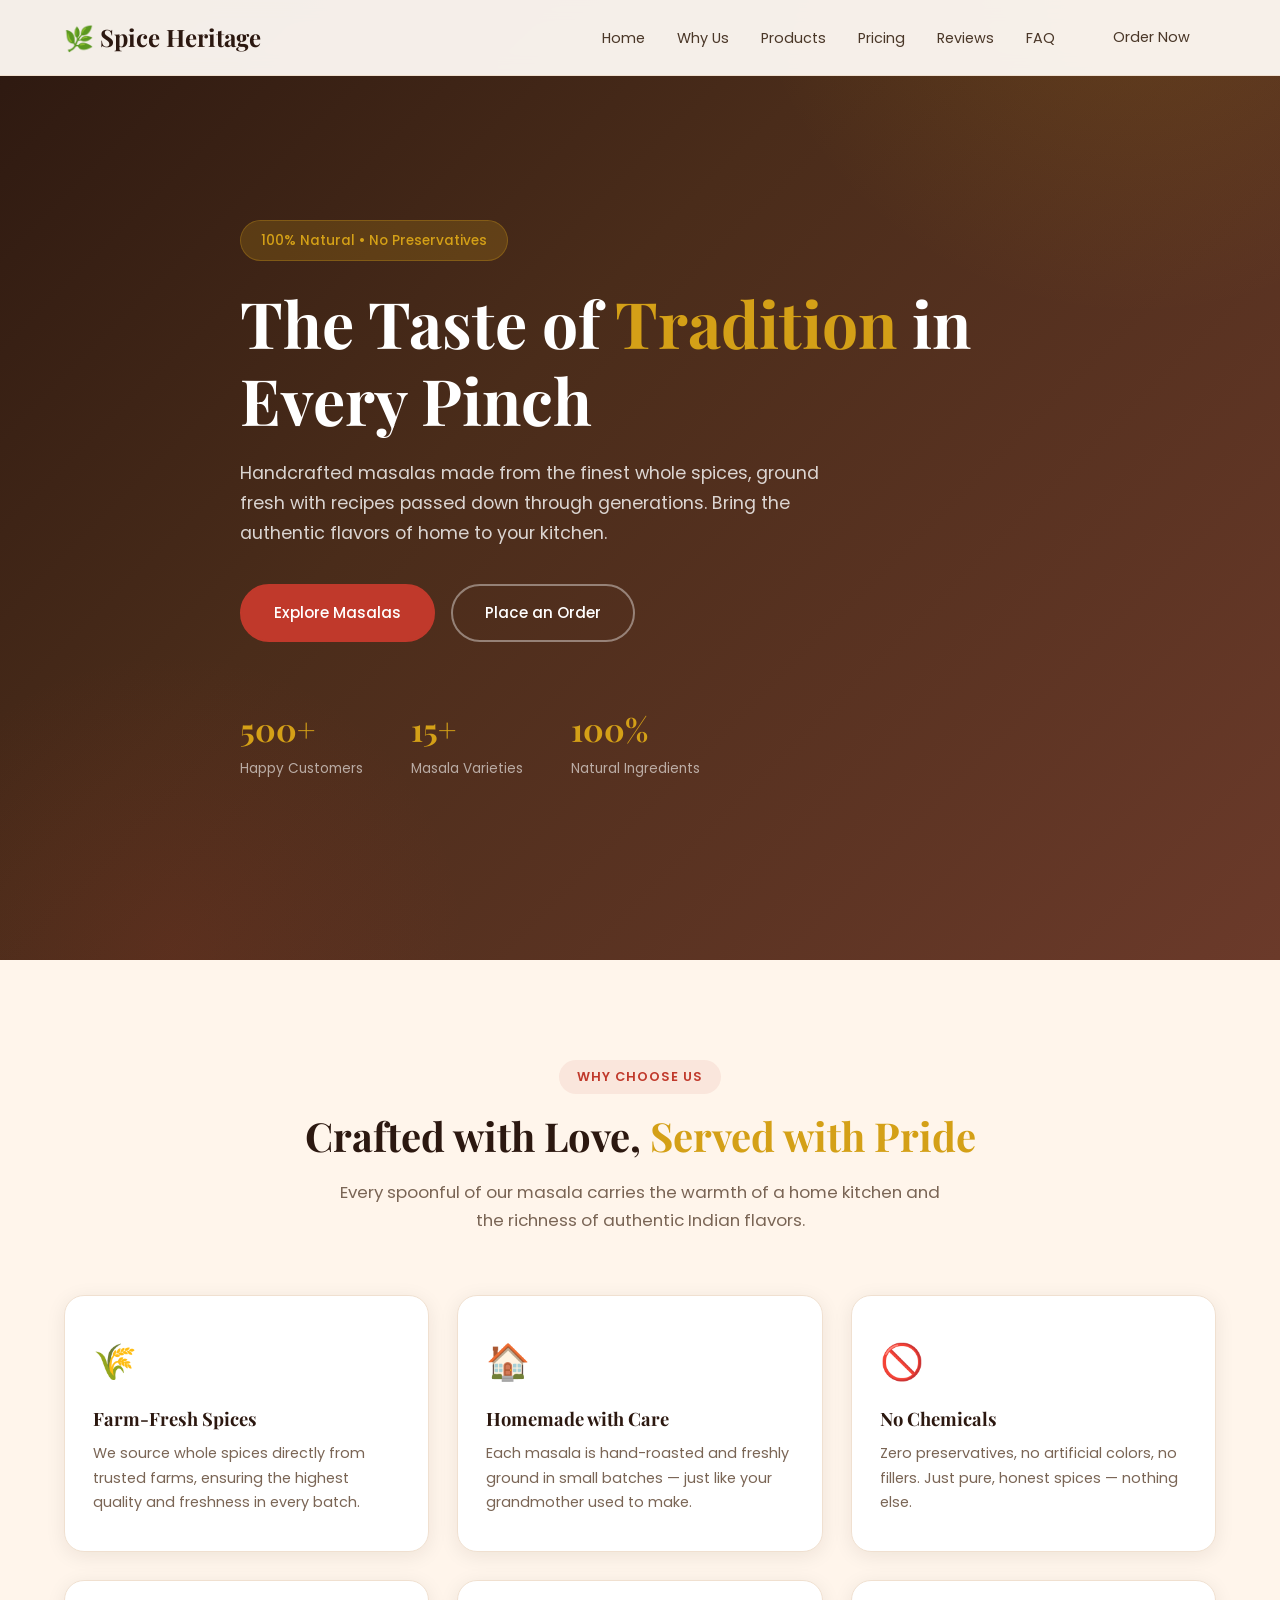
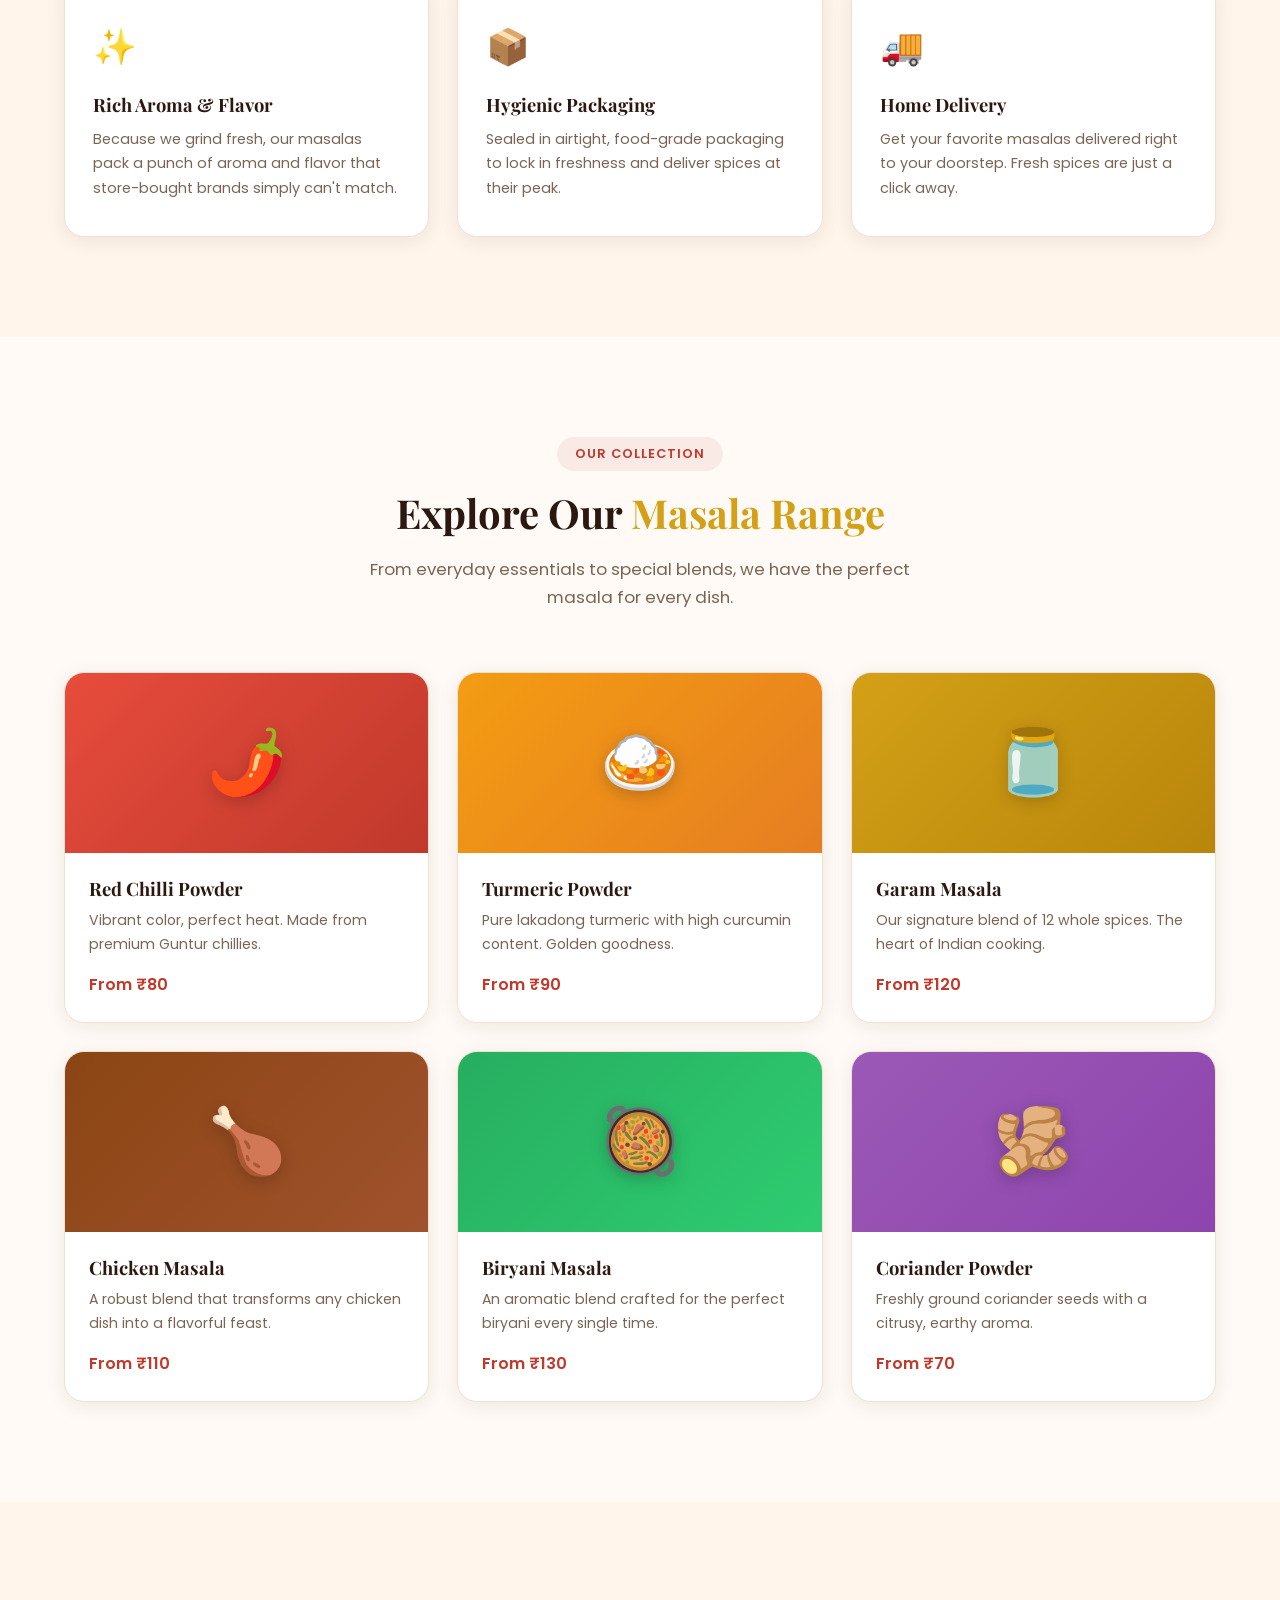
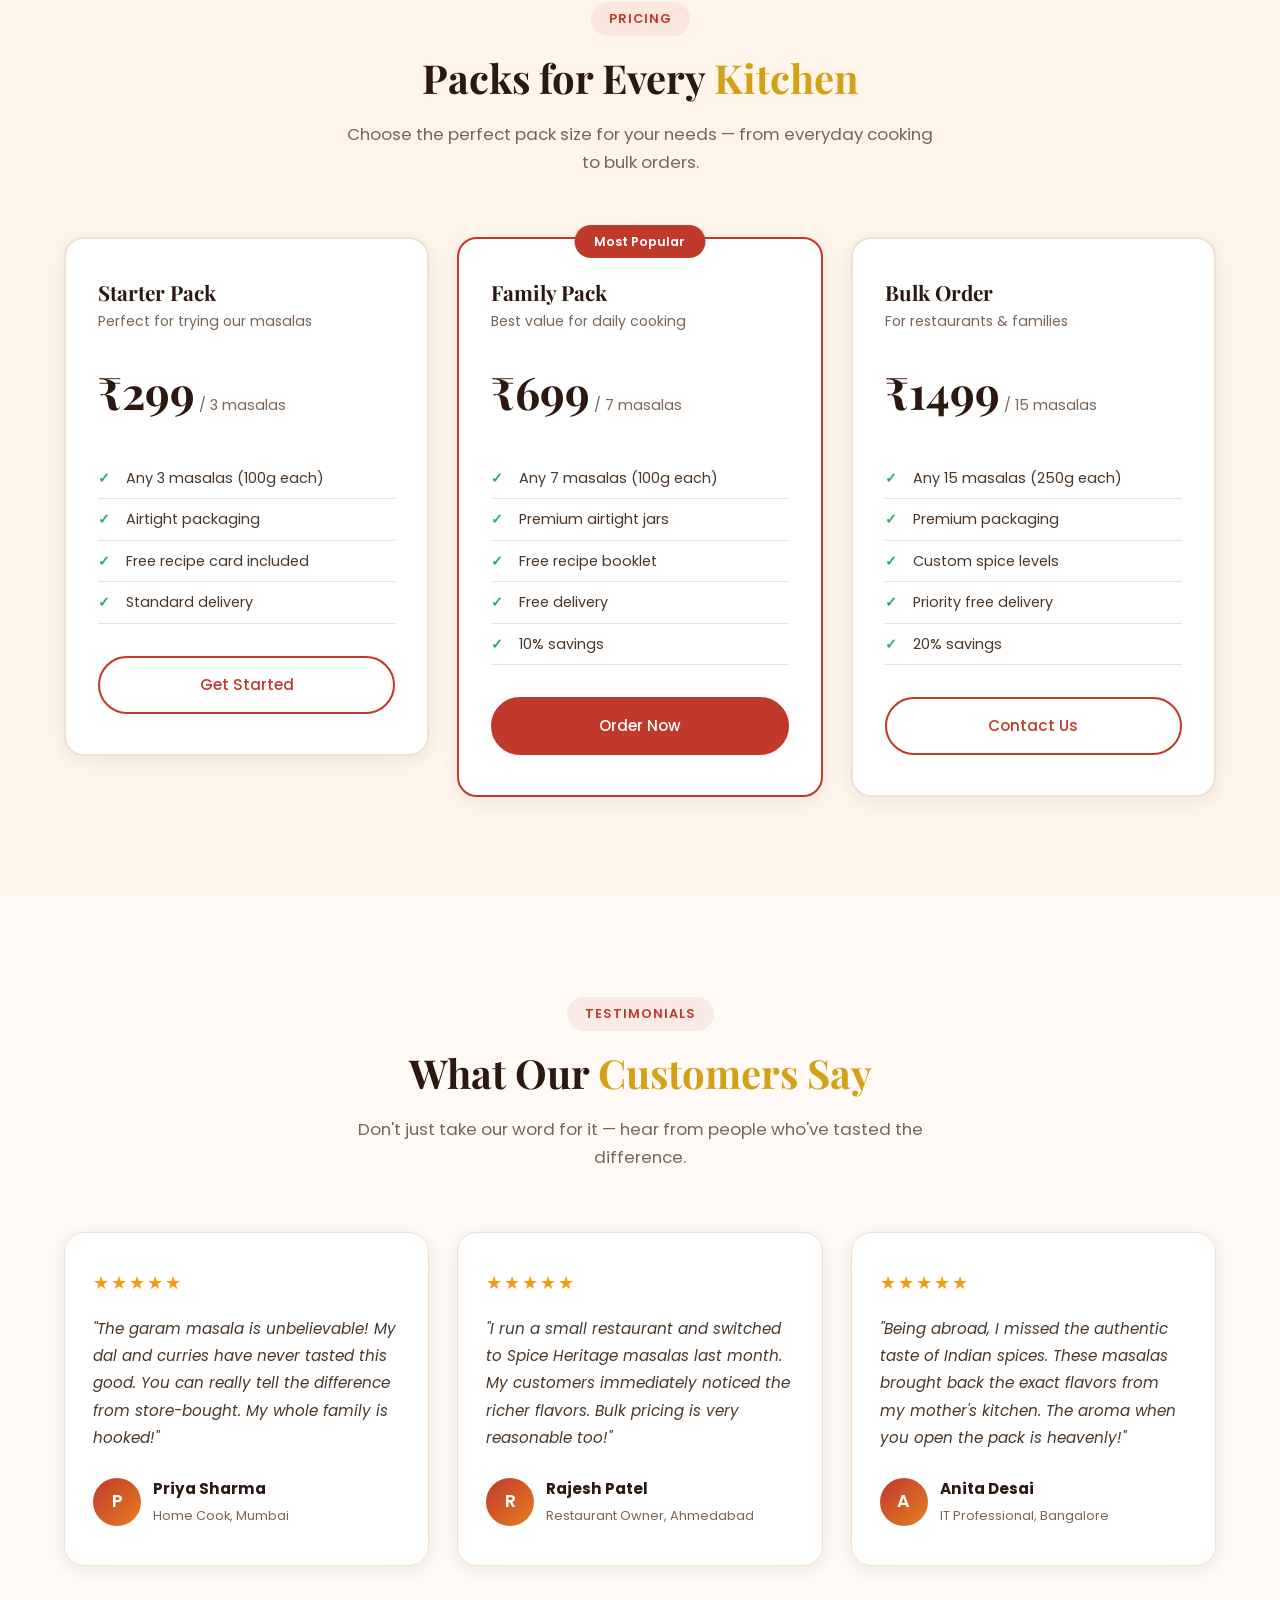
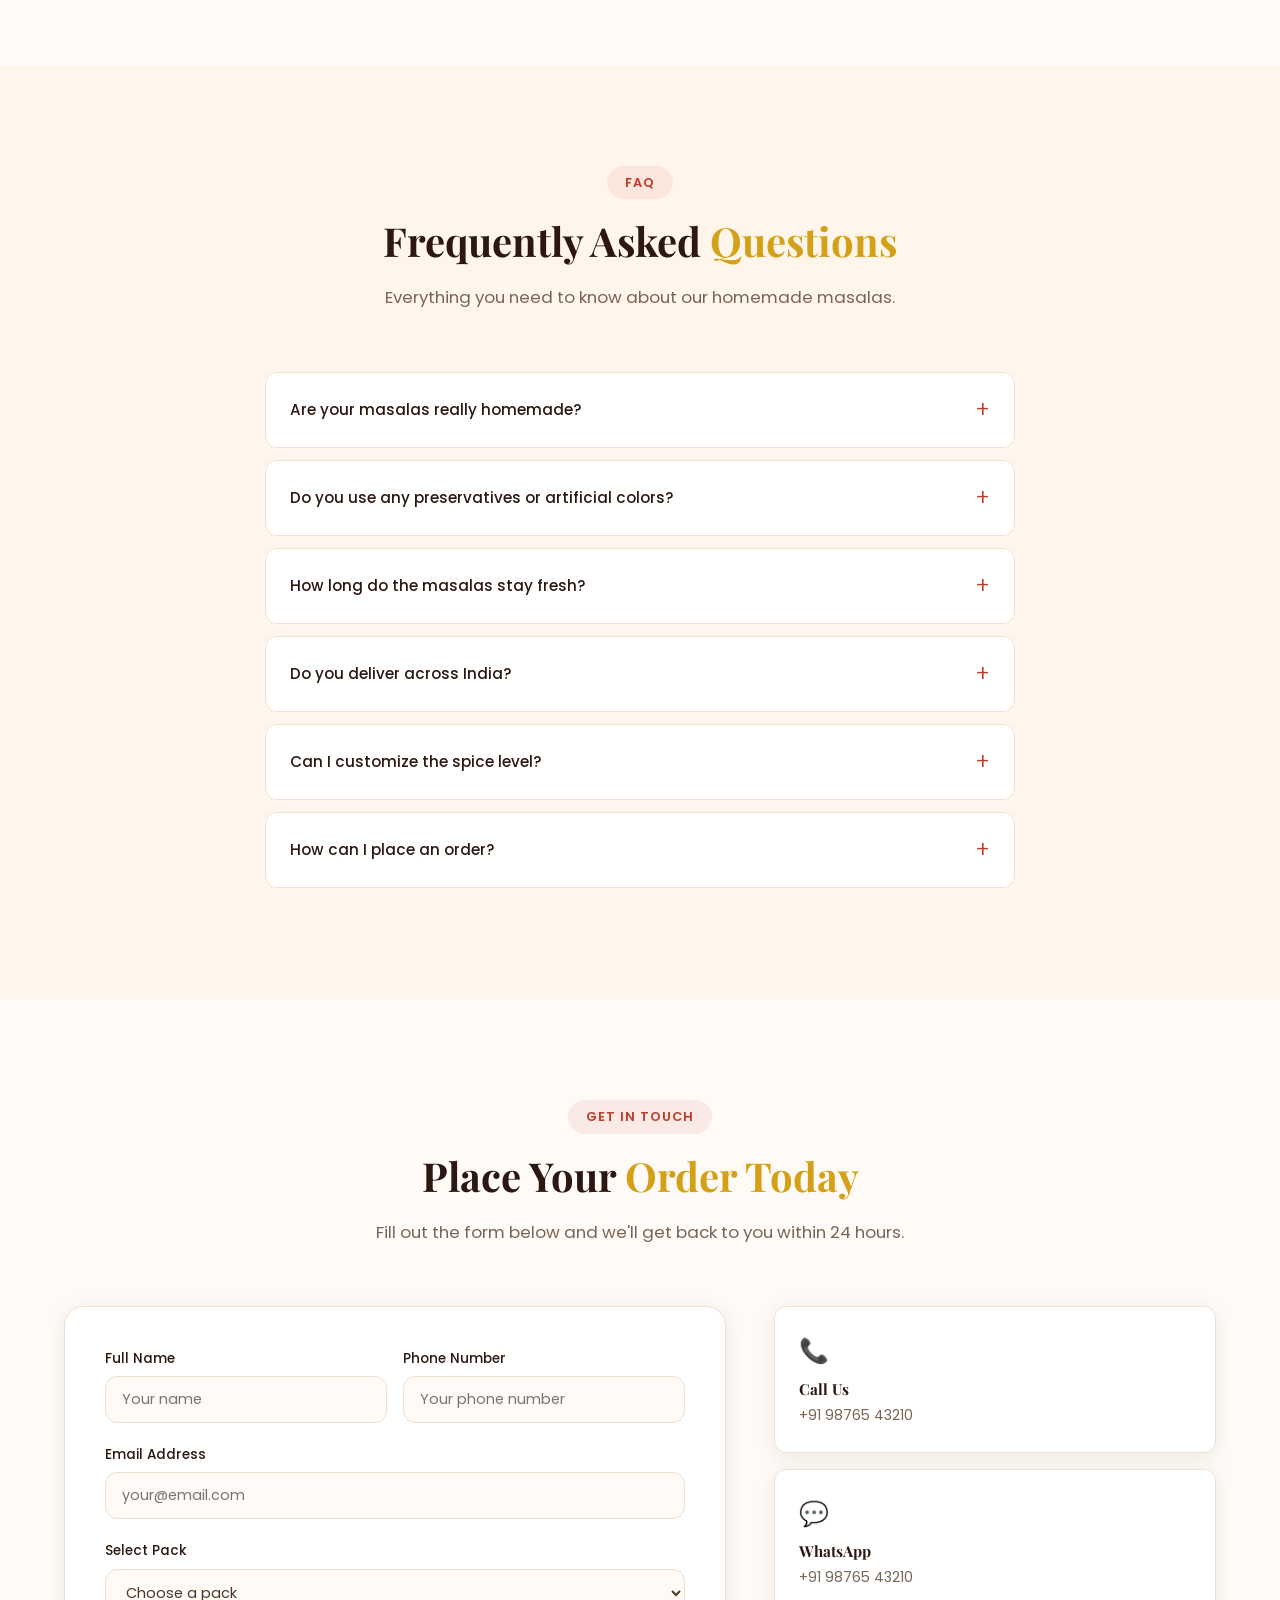
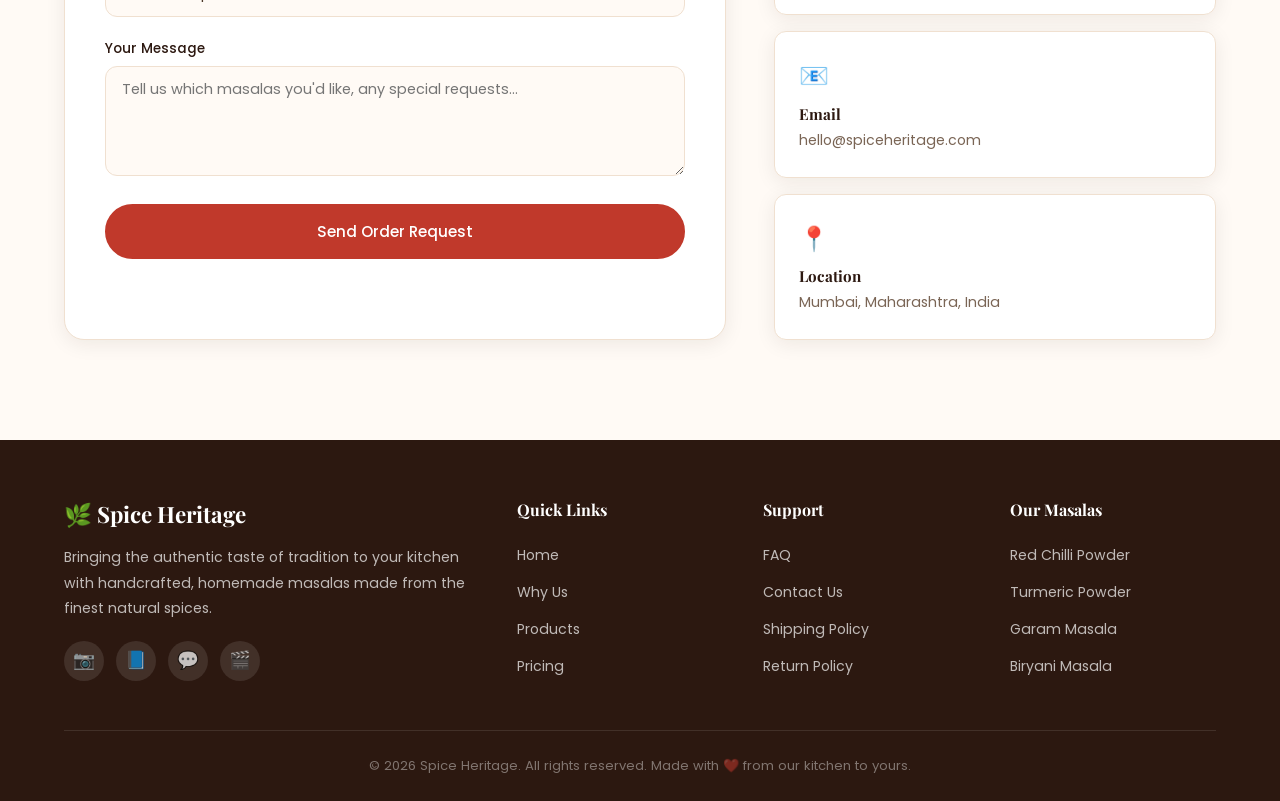
<file: index.html>
<!DOCTYPE html>
<html lang="en">
<head>
    <meta charset="UTF-8">
    <meta name="viewport" content="width=device-width, initial-scale=1.0">
    <title>Spice Heritage — Authentic Homemade Masalas</title>
    <link rel="stylesheet" href="styles.css">
    <link href="https://fonts.googleapis.com/css2?family=Playfair+Display:wght@400;600;700&family=Poppins:wght@300;400;500;600&display=swap" rel="stylesheet">
</head>
<body>

    <!-- Navbar -->
    <nav class="navbar" id="navbar">
        <div class="container nav-container">
            <a href="#" class="logo">🌿 Spice Heritage</a>
            <button class="nav-toggle" id="navToggle" aria-label="Toggle menu">
                <span></span><span></span><span></span>
            </button>
            <ul class="nav-links" id="navLinks">
                <li><a href="#home">Home</a></li>
                <li><a href="#features">Why Us</a></li>
                <li><a href="#products">Products</a></li>
                <li><a href="#pricing">Pricing</a></li>
                <li><a href="#testimonials">Reviews</a></li>
                <li><a href="#faq">FAQ</a></li>
                <li><a href="#contact" class="btn btn-nav">Order Now</a></li>
            </ul>
        </div>
    </nav>

    <!-- Hero Section -->
    <section class="hero" id="home">
        <div class="hero-overlay"></div>
        <div class="container hero-content">
            <span class="hero-badge">100% Natural &bull; No Preservatives</span>
            <h1>The Taste of <span class="highlight">Tradition</span> in Every Pinch</h1>
            <p>Handcrafted masalas made from the finest whole spices, ground fresh with recipes passed down through generations. Bring the authentic flavors of home to your kitchen.</p>
            <div class="hero-btns">
                <a href="#products" class="btn btn-primary">Explore Masalas</a>
                <a href="#contact" class="btn btn-outline">Place an Order</a>
            </div>
            <div class="hero-stats">
                <div class="stat">
                    <strong>500+</strong>
                    <span>Happy Customers</span>
                </div>
                <div class="stat">
                    <strong>15+</strong>
                    <span>Masala Varieties</span>
                </div>
                <div class="stat">
                    <strong>100%</strong>
                    <span>Natural Ingredients</span>
                </div>
            </div>
        </div>
    </section>

    <!-- Features Section -->
    <section class="features" id="features">
        <div class="container">
            <span class="section-badge">Why Choose Us</span>
            <h2 class="section-title">Crafted with Love, <span class="highlight">Served with Pride</span></h2>
            <p class="section-subtitle">Every spoonful of our masala carries the warmth of a home kitchen and the richness of authentic Indian flavors.</p>
            <div class="features-grid">
                <div class="feature-card">
                    <div class="feature-icon">🌾</div>
                    <h3>Farm-Fresh Spices</h3>
                    <p>We source whole spices directly from trusted farms, ensuring the highest quality and freshness in every batch.</p>
                </div>
                <div class="feature-card">
                    <div class="feature-icon">🏠</div>
                    <h3>Homemade with Care</h3>
                    <p>Each masala is hand-roasted and freshly ground in small batches — just like your grandmother used to make.</p>
                </div>
                <div class="feature-card">
                    <div class="feature-icon">🚫</div>
                    <h3>No Chemicals</h3>
                    <p>Zero preservatives, no artificial colors, no fillers. Just pure, honest spices — nothing else.</p>
                </div>
                <div class="feature-card">
                    <div class="feature-icon">✨</div>
                    <h3>Rich Aroma & Flavor</h3>
                    <p>Because we grind fresh, our masalas pack a punch of aroma and flavor that store-bought brands simply can't match.</p>
                </div>
                <div class="feature-card">
                    <div class="feature-icon">📦</div>
                    <h3>Hygienic Packaging</h3>
                    <p>Sealed in airtight, food-grade packaging to lock in freshness and deliver spices at their peak.</p>
                </div>
                <div class="feature-card">
                    <div class="feature-icon">🚚</div>
                    <h3>Home Delivery</h3>
                    <p>Get your favorite masalas delivered right to your doorstep. Fresh spices are just a click away.</p>
                </div>
            </div>
        </div>
    </section>

    <!-- Products Section -->
    <section class="products" id="products">
        <div class="container">
            <span class="section-badge">Our Collection</span>
            <h2 class="section-title">Explore Our <span class="highlight">Masala Range</span></h2>
            <p class="section-subtitle">From everyday essentials to special blends, we have the perfect masala for every dish.</p>
            <div class="products-grid">
                <div class="product-card">
                    <div class="product-img" style="background: linear-gradient(135deg, #e74c3c, #c0392b);">
                        <span class="product-emoji">🌶️</span>
                    </div>
                    <div class="product-info">
                        <h3>Red Chilli Powder</h3>
                        <p>Vibrant color, perfect heat. Made from premium Guntur chillies.</p>
                        <span class="product-price">From ₹80</span>
                    </div>
                </div>
                <div class="product-card">
                    <div class="product-img" style="background: linear-gradient(135deg, #f39c12, #e67e22);">
                        <span class="product-emoji">🍛</span>
                    </div>
                    <div class="product-info">
                        <h3>Turmeric Powder</h3>
                        <p>Pure lakadong turmeric with high curcumin content. Golden goodness.</p>
                        <span class="product-price">From ₹90</span>
                    </div>
                </div>
                <div class="product-card">
                    <div class="product-img" style="background: linear-gradient(135deg, #d4a017, #b8860b);">
                        <span class="product-emoji">🫙</span>
                    </div>
                    <div class="product-info">
                        <h3>Garam Masala</h3>
                        <p>Our signature blend of 12 whole spices. The heart of Indian cooking.</p>
                        <span class="product-price">From ₹120</span>
                    </div>
                </div>
                <div class="product-card">
                    <div class="product-img" style="background: linear-gradient(135deg, #8B4513, #A0522D);">
                        <span class="product-emoji">🍗</span>
                    </div>
                    <div class="product-info">
                        <h3>Chicken Masala</h3>
                        <p>A robust blend that transforms any chicken dish into a flavorful feast.</p>
                        <span class="product-price">From ₹110</span>
                    </div>
                </div>
                <div class="product-card">
                    <div class="product-img" style="background: linear-gradient(135deg, #27ae60, #2ecc71);">
                        <span class="product-emoji">🥘</span>
                    </div>
                    <div class="product-info">
                        <h3>Biryani Masala</h3>
                        <p>An aromatic blend crafted for the perfect biryani every single time.</p>
                        <span class="product-price">From ₹130</span>
                    </div>
                </div>
                <div class="product-card">
                    <div class="product-img" style="background: linear-gradient(135deg, #9b59b6, #8e44ad);">
                        <span class="product-emoji">🫚</span>
                    </div>
                    <div class="product-info">
                        <h3>Coriander Powder</h3>
                        <p>Freshly ground coriander seeds with a citrusy, earthy aroma.</p>
                        <span class="product-price">From ₹70</span>
                    </div>
                </div>
            </div>
        </div>
    </section>

    <!-- Pricing Section -->
    <section class="pricing" id="pricing">
        <div class="container">
            <span class="section-badge">Pricing</span>
            <h2 class="section-title">Packs for Every <span class="highlight">Kitchen</span></h2>
            <p class="section-subtitle">Choose the perfect pack size for your needs — from everyday cooking to bulk orders.</p>
            <div class="pricing-grid">
                <div class="pricing-card">
                    <div class="pricing-header">
                        <h3>Starter Pack</h3>
                        <p class="pricing-desc">Perfect for trying our masalas</p>
                    </div>
                    <div class="pricing-price">
                        <span class="price">₹299</span>
                        <span class="period">/ 3 masalas</span>
                    </div>
                    <ul class="pricing-features">
                        <li>Any 3 masalas (100g each)</li>
                        <li>Airtight packaging</li>
                        <li>Free recipe card included</li>
                        <li>Standard delivery</li>
                    </ul>
                    <a href="#contact" class="btn btn-outline btn-full">Get Started</a>
                </div>
                <div class="pricing-card popular">
                    <div class="popular-badge">Most Popular</div>
                    <div class="pricing-header">
                        <h3>Family Pack</h3>
                        <p class="pricing-desc">Best value for daily cooking</p>
                    </div>
                    <div class="pricing-price">
                        <span class="price">₹699</span>
                        <span class="period">/ 7 masalas</span>
                    </div>
                    <ul class="pricing-features">
                        <li>Any 7 masalas (100g each)</li>
                        <li>Premium airtight jars</li>
                        <li>Free recipe booklet</li>
                        <li>Free delivery</li>
                        <li>10% savings</li>
                    </ul>
                    <a href="#contact" class="btn btn-primary btn-full">Order Now</a>
                </div>
                <div class="pricing-card">
                    <div class="pricing-header">
                        <h3>Bulk Order</h3>
                        <p class="pricing-desc">For restaurants & families</p>
                    </div>
                    <div class="pricing-price">
                        <span class="price">₹1499</span>
                        <span class="period">/ 15 masalas</span>
                    </div>
                    <ul class="pricing-features">
                        <li>Any 15 masalas (250g each)</li>
                        <li>Premium packaging</li>
                        <li>Custom spice levels</li>
                        <li>Priority free delivery</li>
                        <li>20% savings</li>
                    </ul>
                    <a href="#contact" class="btn btn-outline btn-full">Contact Us</a>
                </div>
            </div>
        </div>
    </section>

    <!-- Testimonials Section -->
    <section class="testimonials" id="testimonials">
        <div class="container">
            <span class="section-badge">Testimonials</span>
            <h2 class="section-title">What Our <span class="highlight">Customers Say</span></h2>
            <p class="section-subtitle">Don't just take our word for it — hear from people who've tasted the difference.</p>
            <div class="testimonials-grid">
                <div class="testimonial-card">
                    <div class="stars">★★★★★</div>
                    <p class="testimonial-text">"The garam masala is unbelievable! My dal and curries have never tasted this good. You can really tell the difference from store-bought. My whole family is hooked!"</p>
                    <div class="testimonial-author">
                        <div class="author-avatar">P</div>
                        <div>
                            <strong>Priya Sharma</strong>
                            <span>Home Cook, Mumbai</span>
                        </div>
                    </div>
                </div>
                <div class="testimonial-card">
                    <div class="stars">★★★★★</div>
                    <p class="testimonial-text">"I run a small restaurant and switched to Spice Heritage masalas last month. My customers immediately noticed the richer flavors. Bulk pricing is very reasonable too!"</p>
                    <div class="testimonial-author">
                        <div class="author-avatar">R</div>
                        <div>
                            <strong>Rajesh Patel</strong>
                            <span>Restaurant Owner, Ahmedabad</span>
                        </div>
                    </div>
                </div>
                <div class="testimonial-card">
                    <div class="stars">★★★★★</div>
                    <p class="testimonial-text">"Being abroad, I missed the authentic taste of Indian spices. These masalas brought back the exact flavors from my mother's kitchen. The aroma when you open the pack is heavenly!"</p>
                    <div class="testimonial-author">
                        <div class="author-avatar">A</div>
                        <div>
                            <strong>Anita Desai</strong>
                            <span>IT Professional, Bangalore</span>
                        </div>
                    </div>
                </div>
            </div>
        </div>
    </section>

    <!-- FAQ Section -->
    <section class="faq" id="faq">
        <div class="container">
            <span class="section-badge">FAQ</span>
            <h2 class="section-title">Frequently Asked <span class="highlight">Questions</span></h2>
            <p class="section-subtitle">Everything you need to know about our homemade masalas.</p>
            <div class="faq-list">
                <div class="faq-item">
                    <button class="faq-question">
                        <span>Are your masalas really homemade?</span>
                        <span class="faq-icon">+</span>
                    </button>
                    <div class="faq-answer">
                        <p>Yes! Every masala is hand-roasted and freshly ground in small batches from our home kitchen. We never use factory-processed spices or pre-made blends.</p>
                    </div>
                </div>
                <div class="faq-item">
                    <button class="faq-question">
                        <span>Do you use any preservatives or artificial colors?</span>
                        <span class="faq-icon">+</span>
                    </button>
                    <div class="faq-answer">
                        <p>Absolutely not. Our masalas contain only pure, natural spices. No preservatives, no artificial colors, no fillers — ever. What you see is what you get.</p>
                    </div>
                </div>
                <div class="faq-item">
                    <button class="faq-question">
                        <span>How long do the masalas stay fresh?</span>
                        <span class="faq-icon">+</span>
                    </button>
                    <div class="faq-answer">
                        <p>When stored in a cool, dry place in our airtight packaging, our masalas stay fresh for up to 6 months. For best results, we recommend using them within 3-4 months.</p>
                    </div>
                </div>
                <div class="faq-item">
                    <button class="faq-question">
                        <span>Do you deliver across India?</span>
                        <span class="faq-icon">+</span>
                    </button>
                    <div class="faq-answer">
                        <p>Yes, we deliver pan-India! Standard delivery takes 3-5 business days. Orders above ₹500 get free delivery. We also offer express shipping for select pin codes.</p>
                    </div>
                </div>
                <div class="faq-item">
                    <button class="faq-question">
                        <span>Can I customize the spice level?</span>
                        <span class="faq-icon">+</span>
                    </button>
                    <div class="faq-answer">
                        <p>Yes! For bulk orders, we offer customization of spice levels — mild, medium, or hot. Just mention your preference when placing an order through our contact form.</p>
                    </div>
                </div>
                <div class="faq-item">
                    <button class="faq-question">
                        <span>How can I place an order?</span>
                        <span class="faq-icon">+</span>
                    </button>
                    <div class="faq-answer">
                        <p>You can order through our contact form below, call us directly, or message us on WhatsApp. We'll confirm your order and arrange delivery within 24 hours.</p>
                    </div>
                </div>
            </div>
        </div>
    </section>

    <!-- Contact Section -->
    <section class="contact" id="contact">
        <div class="container">
            <span class="section-badge">Get in Touch</span>
            <h2 class="section-title">Place Your <span class="highlight">Order Today</span></h2>
            <p class="section-subtitle">Fill out the form below and we'll get back to you within 24 hours.</p>
            <div class="contact-grid">
                <form class="contact-form" id="contactForm">
                    <div class="form-row">
                        <div class="form-group">
                            <label for="name">Full Name</label>
                            <input type="text" id="name" name="name" placeholder="Your name" required>
                        </div>
                        <div class="form-group">
                            <label for="phone">Phone Number</label>
                            <input type="tel" id="phone" name="phone" placeholder="Your phone number" required>
                        </div>
                    </div>
                    <div class="form-group">
                        <label for="email">Email Address</label>
                        <input type="email" id="email" name="email" placeholder="your@email.com" required>
                    </div>
                    <div class="form-group">
                        <label for="pack">Select Pack</label>
                        <select id="pack" name="pack" required>
                            <option value="" disabled selected>Choose a pack</option>
                            <option value="starter">Starter Pack — ₹299 (3 masalas)</option>
                            <option value="family">Family Pack — ₹699 (7 masalas)</option>
                            <option value="bulk">Bulk Order — ₹1499 (15 masalas)</option>
                            <option value="custom">Custom Order</option>
                        </select>
                    </div>
                    <div class="form-group">
                        <label for="message">Your Message</label>
                        <textarea id="message" name="message" rows="4" placeholder="Tell us which masalas you'd like, any special requests..."></textarea>
                    </div>
                    <button type="submit" class="btn btn-primary btn-full">Send Order Request</button>
                </form>
                <div class="contact-info">
                    <div class="info-card">
                        <div class="info-icon">📞</div>
                        <h4>Call Us</h4>
                        <p>+91 98765 43210</p>
                    </div>
                    <div class="info-card">
                        <div class="info-icon">💬</div>
                        <h4>WhatsApp</h4>
                        <p>+91 98765 43210</p>
                    </div>
                    <div class="info-card">
                        <div class="info-icon">📧</div>
                        <h4>Email</h4>
                        <p>hello@spiceheritage.com</p>
                    </div>
                    <div class="info-card">
                        <div class="info-icon">📍</div>
                        <h4>Location</h4>
                        <p>Mumbai, Maharashtra, India</p>
                    </div>
                </div>
            </div>
        </div>
    </section>

    <!-- Footer -->
    <footer class="footer">
        <div class="container">
            <div class="footer-grid">
                <div class="footer-brand">
                    <h3>🌿 Spice Heritage</h3>
                    <p>Bringing the authentic taste of tradition to your kitchen with handcrafted, homemade masalas made from the finest natural spices.</p>
                    <div class="social-links">
                        <a href="#" aria-label="Instagram">📷</a>
                        <a href="#" aria-label="Facebook">📘</a>
                        <a href="#" aria-label="WhatsApp">💬</a>
                        <a href="#" aria-label="YouTube">🎬</a>
                    </div>
                </div>
                <div class="footer-links">
                    <h4>Quick Links</h4>
                    <ul>
                        <li><a href="#home">Home</a></li>
                        <li><a href="#features">Why Us</a></li>
                        <li><a href="#products">Products</a></li>
                        <li><a href="#pricing">Pricing</a></li>
                    </ul>
                </div>
                <div class="footer-links">
                    <h4>Support</h4>
                    <ul>
                        <li><a href="#faq">FAQ</a></li>
                        <li><a href="#contact">Contact Us</a></li>
                        <li><a href="#">Shipping Policy</a></li>
                        <li><a href="#">Return Policy</a></li>
                    </ul>
                </div>
                <div class="footer-links">
                    <h4>Our Masalas</h4>
                    <ul>
                        <li><a href="#products">Red Chilli Powder</a></li>
                        <li><a href="#products">Turmeric Powder</a></li>
                        <li><a href="#products">Garam Masala</a></li>
                        <li><a href="#products">Biryani Masala</a></li>
                    </ul>
                </div>
            </div>
            <div class="footer-bottom">
                <p>&copy; 2026 Spice Heritage. All rights reserved. Made with ❤️ from our kitchen to yours.</p>
            </div>
        </div>
    </footer>

    <script src="script.js"></script>
</body>
</html>
</file>
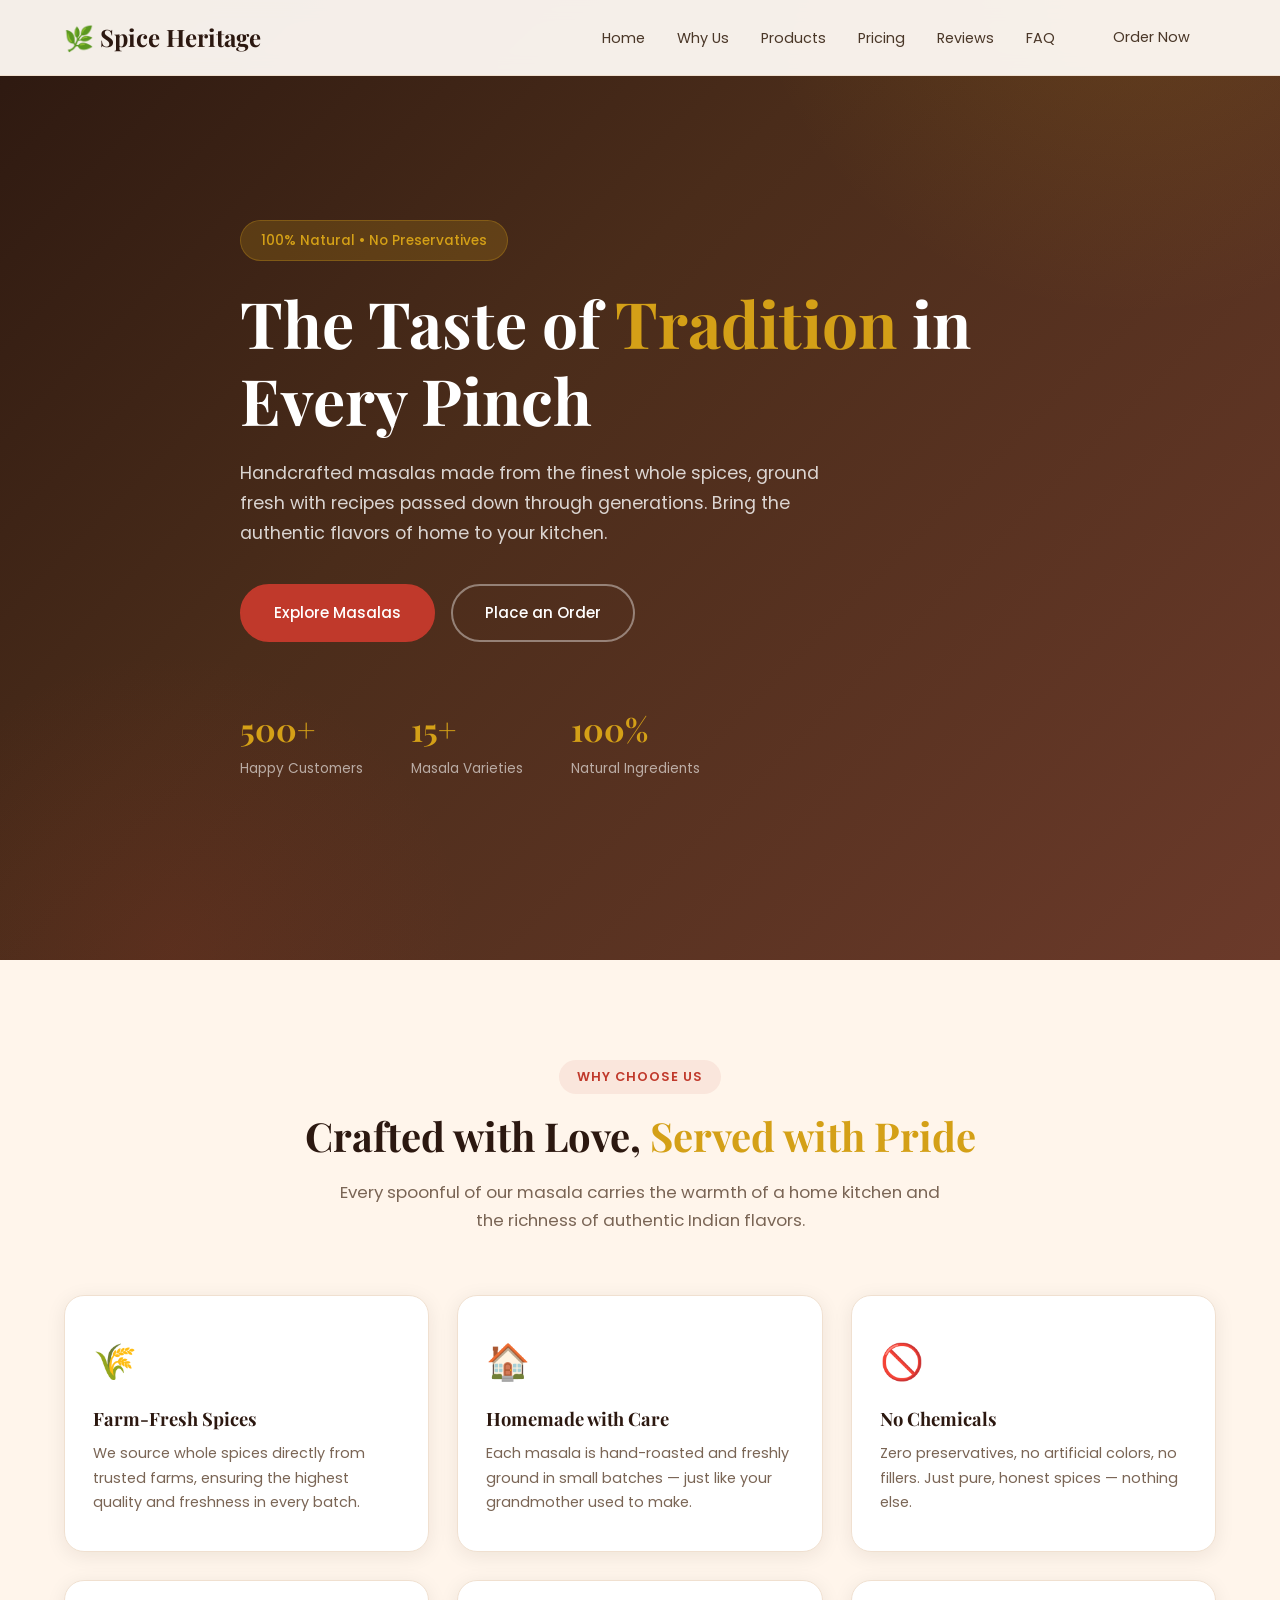
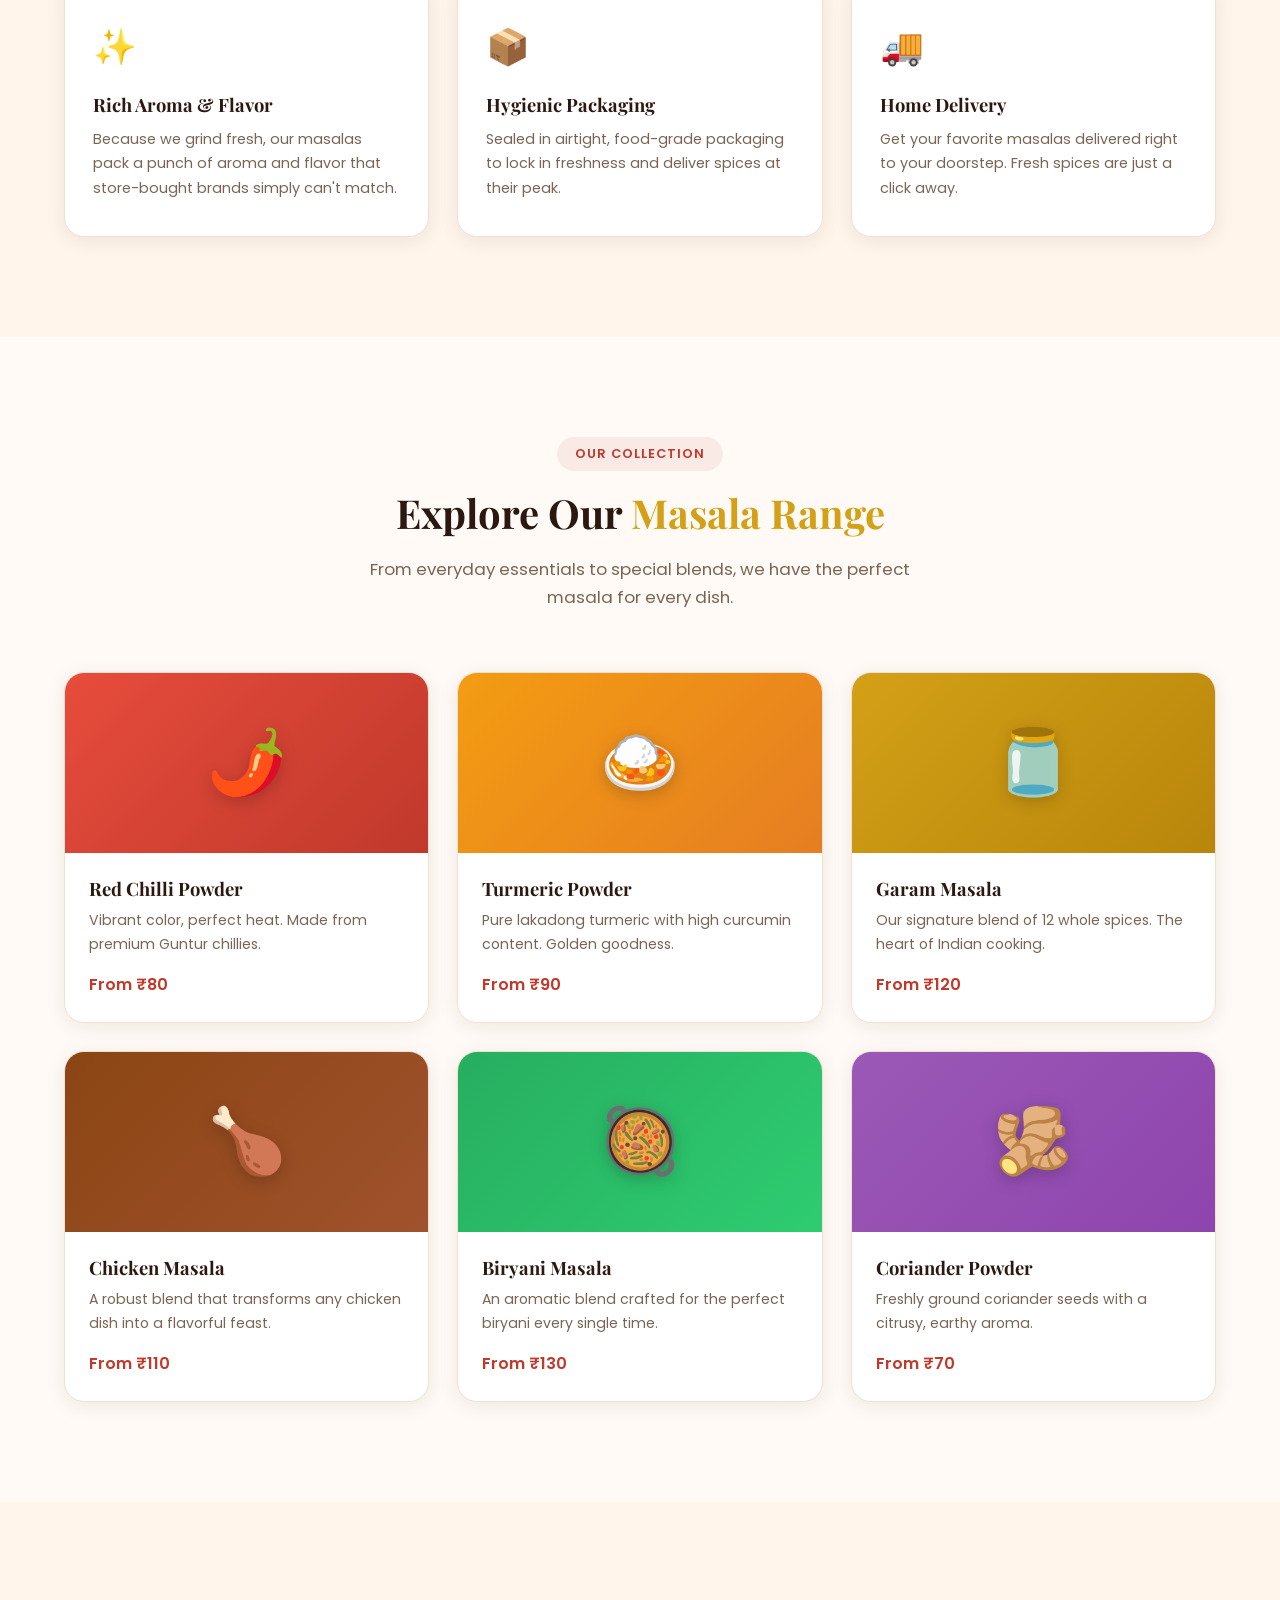
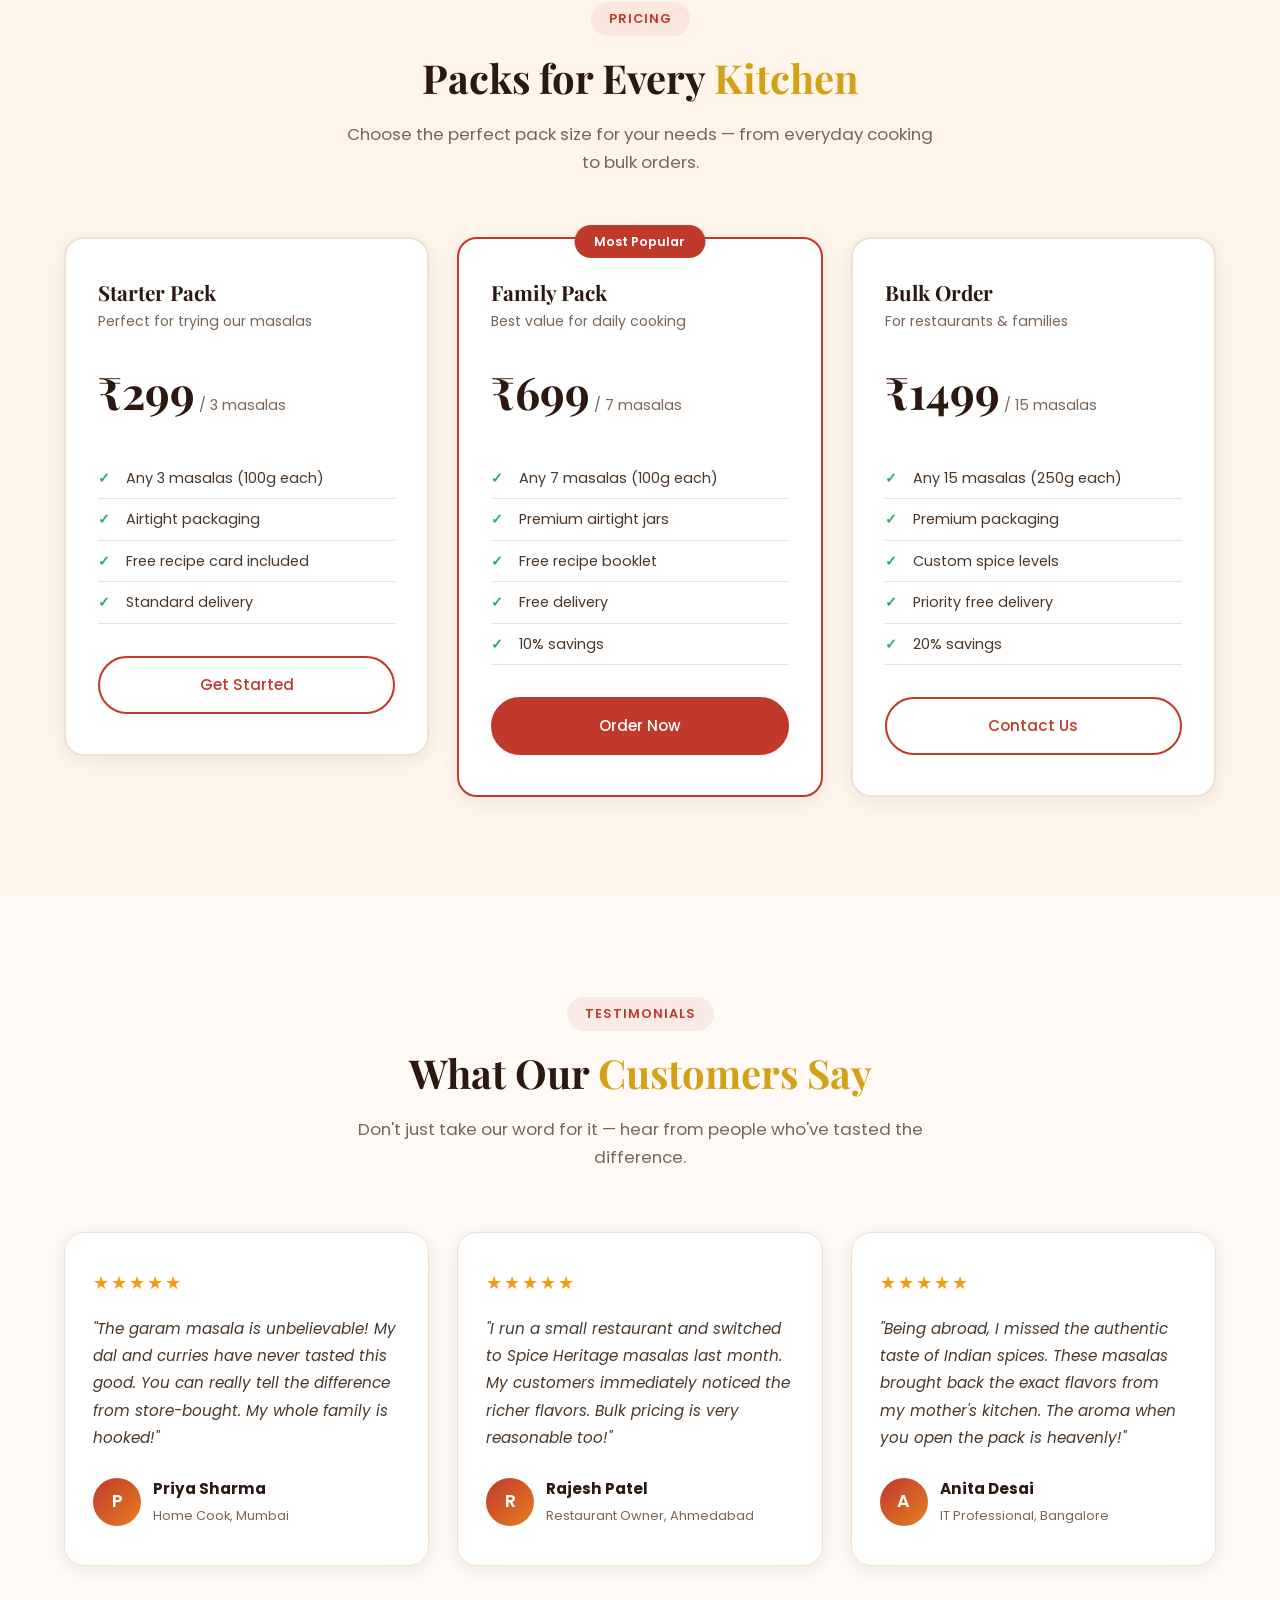
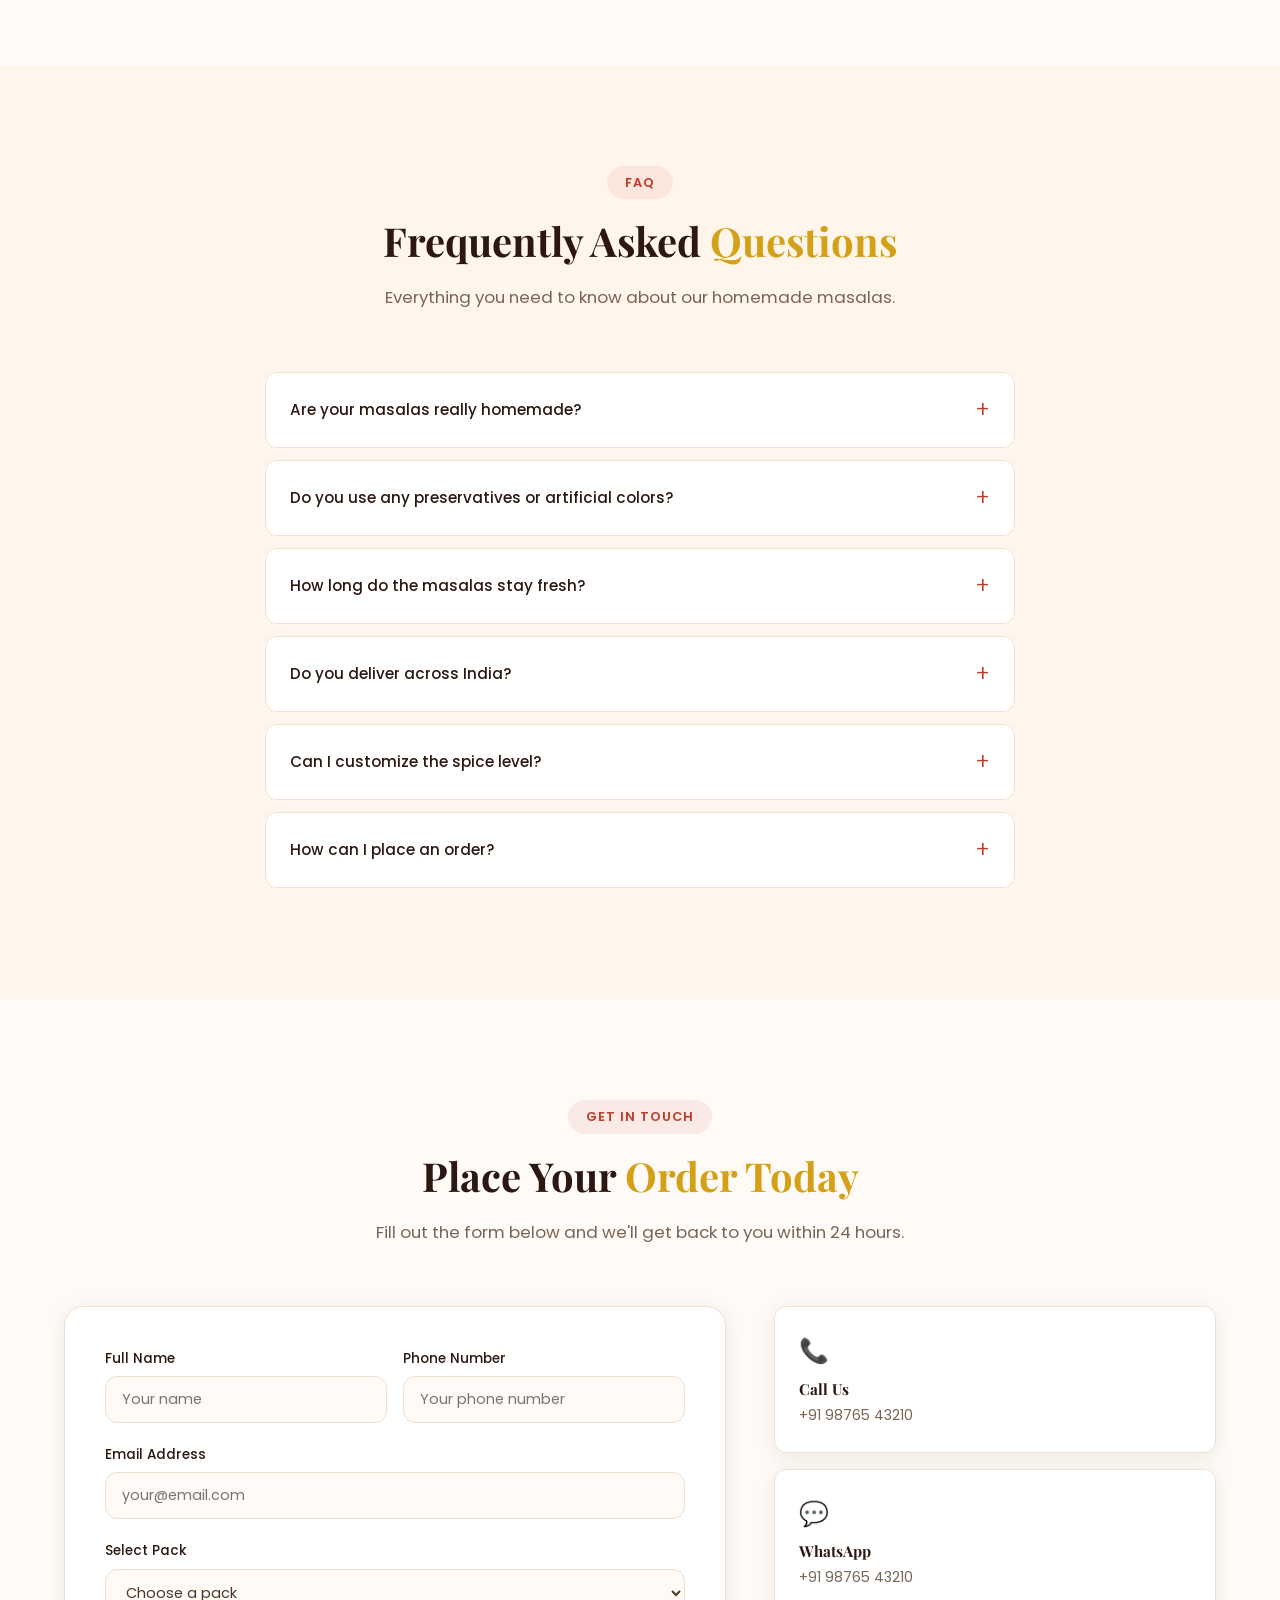
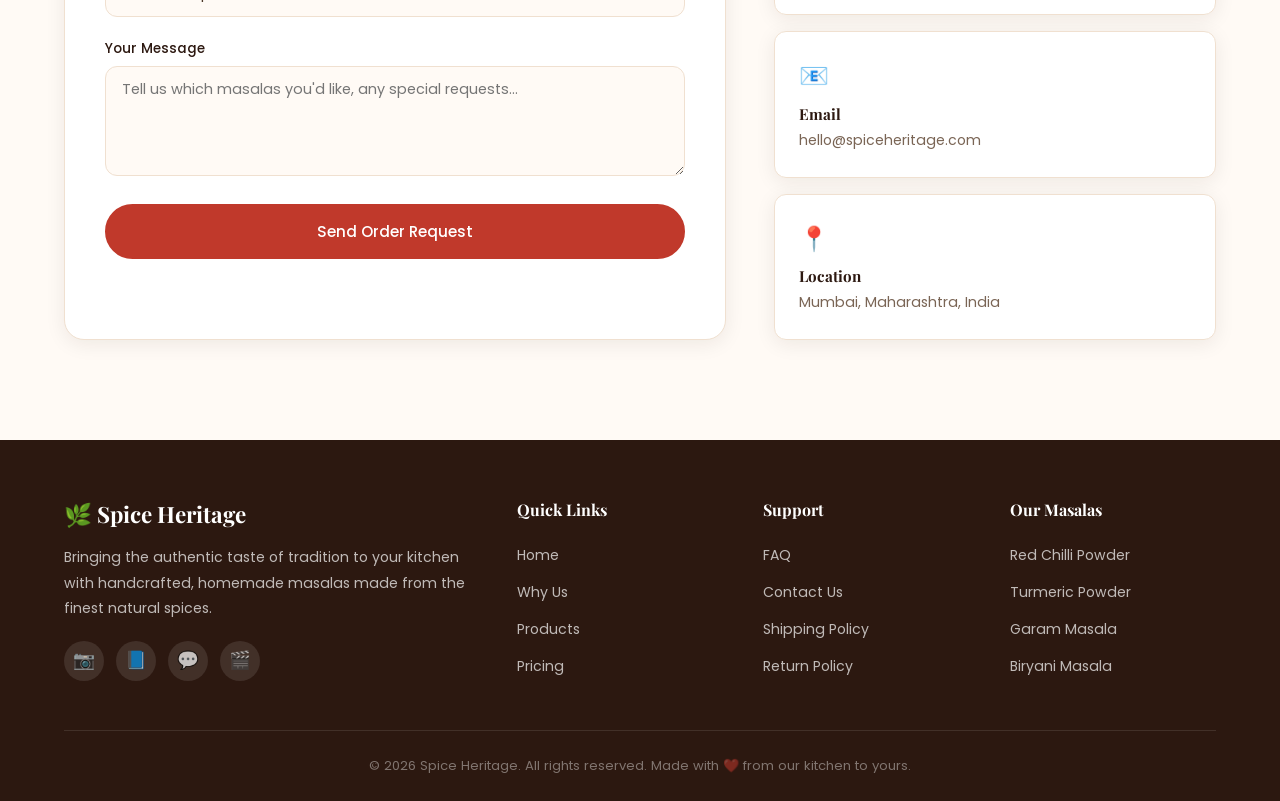
<file: Spice-Heritage-main/index.html>
<!DOCTYPE html>
<html lang="en">
<head>
    <meta charset="UTF-8">
    <meta name="viewport" content="width=device-width, initial-scale=1.0">
    <title>Spice Heritage — Authentic Homemade Masalas</title>
    <link rel="stylesheet" href="styles.css">
    <link href="https://fonts.googleapis.com/css2?family=Playfair+Display:wght@400;600;700&family=Poppins:wght@300;400;500;600&display=swap" rel="stylesheet">
</head>
<body>

    <!-- Navbar -->
    <nav class="navbar" id="navbar">
        <div class="container nav-container">
            <a href="#" class="logo">🌿 Spice Heritage</a>
            <button class="nav-toggle" id="navToggle" aria-label="Toggle menu">
                <span></span><span></span><span></span>
            </button>
            <ul class="nav-links" id="navLinks">
                <li><a href="#home">Home</a></li>
                <li><a href="#features">Why Us</a></li>
                <li><a href="#products">Products</a></li>
                <li><a href="#pricing">Pricing</a></li>
                <li><a href="#testimonials">Reviews</a></li>
                <li><a href="#faq">FAQ</a></li>
                <li><a href="#contact" class="btn btn-nav">Order Now</a></li>
            </ul>
        </div>
    </nav>

    <!-- Hero Section -->
    <section class="hero" id="home">
        <div class="hero-overlay"></div>
        <div class="container hero-content">
            <span class="hero-badge">100% Natural &bull; No Preservatives</span>
            <h1>The Taste of <span class="highlight">Tradition</span> in Every Pinch</h1>
            <p>Handcrafted masalas made from the finest whole spices, ground fresh with recipes passed down through generations. Bring the authentic flavors of home to your kitchen.</p>
            <div class="hero-btns">
                <a href="#products" class="btn btn-primary">Explore Masalas</a>
                <a href="#contact" class="btn btn-outline">Place an Order</a>
            </div>
            <div class="hero-stats">
                <div class="stat">
                    <strong>500+</strong>
                    <span>Happy Customers</span>
                </div>
                <div class="stat">
                    <strong>15+</strong>
                    <span>Masala Varieties</span>
                </div>
                <div class="stat">
                    <strong>100%</strong>
                    <span>Natural Ingredients</span>
                </div>
            </div>
        </div>
    </section>

    <!-- Features Section -->
    <section class="features" id="features">
        <div class="container">
            <span class="section-badge">Why Choose Us</span>
            <h2 class="section-title">Crafted with Love, <span class="highlight">Served with Pride</span></h2>
            <p class="section-subtitle">Every spoonful of our masala carries the warmth of a home kitchen and the richness of authentic Indian flavors.</p>
            <div class="features-grid">
                <div class="feature-card">
                    <div class="feature-icon">🌾</div>
                    <h3>Farm-Fresh Spices</h3>
                    <p>We source whole spices directly from trusted farms, ensuring the highest quality and freshness in every batch.</p>
                </div>
                <div class="feature-card">
                    <div class="feature-icon">🏠</div>
                    <h3>Homemade with Care</h3>
                    <p>Each masala is hand-roasted and freshly ground in small batches — just like your grandmother used to make.</p>
                </div>
                <div class="feature-card">
                    <div class="feature-icon">🚫</div>
                    <h3>No Chemicals</h3>
                    <p>Zero preservatives, no artificial colors, no fillers. Just pure, honest spices — nothing else.</p>
                </div>
                <div class="feature-card">
                    <div class="feature-icon">✨</div>
                    <h3>Rich Aroma & Flavor</h3>
                    <p>Because we grind fresh, our masalas pack a punch of aroma and flavor that store-bought brands simply can't match.</p>
                </div>
                <div class="feature-card">
                    <div class="feature-icon">📦</div>
                    <h3>Hygienic Packaging</h3>
                    <p>Sealed in airtight, food-grade packaging to lock in freshness and deliver spices at their peak.</p>
                </div>
                <div class="feature-card">
                    <div class="feature-icon">🚚</div>
                    <h3>Home Delivery</h3>
                    <p>Get your favorite masalas delivered right to your doorstep. Fresh spices are just a click away.</p>
                </div>
            </div>
        </div>
    </section>

    <!-- Products Section -->
    <section class="products" id="products">
        <div class="container">
            <span class="section-badge">Our Collection</span>
            <h2 class="section-title">Explore Our <span class="highlight">Masala Range</span></h2>
            <p class="section-subtitle">From everyday essentials to special blends, we have the perfect masala for every dish.</p>
            <div class="products-grid">
                <div class="product-card">
                    <div class="product-img" style="background: linear-gradient(135deg, #e74c3c, #c0392b);">
                        <span class="product-emoji">🌶️</span>
                    </div>
                    <div class="product-info">
                        <h3>Red Chilli Powder</h3>
                        <p>Vibrant color, perfect heat. Made from premium Guntur chillies.</p>
                        <span class="product-price">From ₹80</span>
                    </div>
                </div>
                <div class="product-card">
                    <div class="product-img" style="background: linear-gradient(135deg, #f39c12, #e67e22);">
                        <span class="product-emoji">🍛</span>
                    </div>
                    <div class="product-info">
                        <h3>Turmeric Powder</h3>
                        <p>Pure lakadong turmeric with high curcumin content. Golden goodness.</p>
                        <span class="product-price">From ₹90</span>
                    </div>
                </div>
                <div class="product-card">
                    <div class="product-img" style="background: linear-gradient(135deg, #d4a017, #b8860b);">
                        <span class="product-emoji">🫙</span>
                    </div>
                    <div class="product-info">
                        <h3>Garam Masala</h3>
                        <p>Our signature blend of 12 whole spices. The heart of Indian cooking.</p>
                        <span class="product-price">From ₹120</span>
                    </div>
                </div>
                <div class="product-card">
                    <div class="product-img" style="background: linear-gradient(135deg, #8B4513, #A0522D);">
                        <span class="product-emoji">🍗</span>
                    </div>
                    <div class="product-info">
                        <h3>Chicken Masala</h3>
                        <p>A robust blend that transforms any chicken dish into a flavorful feast.</p>
                        <span class="product-price">From ₹110</span>
                    </div>
                </div>
                <div class="product-card">
                    <div class="product-img" style="background: linear-gradient(135deg, #27ae60, #2ecc71);">
                        <span class="product-emoji">🥘</span>
                    </div>
                    <div class="product-info">
                        <h3>Biryani Masala</h3>
                        <p>An aromatic blend crafted for the perfect biryani every single time.</p>
                        <span class="product-price">From ₹130</span>
                    </div>
                </div>
                <div class="product-card">
                    <div class="product-img" style="background: linear-gradient(135deg, #9b59b6, #8e44ad);">
                        <span class="product-emoji">🫚</span>
                    </div>
                    <div class="product-info">
                        <h3>Coriander Powder</h3>
                        <p>Freshly ground coriander seeds with a citrusy, earthy aroma.</p>
                        <span class="product-price">From ₹70</span>
                    </div>
                </div>
            </div>
        </div>
    </section>

    <!-- Pricing Section -->
    <section class="pricing" id="pricing">
        <div class="container">
            <span class="section-badge">Pricing</span>
            <h2 class="section-title">Packs for Every <span class="highlight">Kitchen</span></h2>
            <p class="section-subtitle">Choose the perfect pack size for your needs — from everyday cooking to bulk orders.</p>
            <div class="pricing-grid">
                <div class="pricing-card">
                    <div class="pricing-header">
                        <h3>Starter Pack</h3>
                        <p class="pricing-desc">Perfect for trying our masalas</p>
                    </div>
                    <div class="pricing-price">
                        <span class="price">₹299</span>
                        <span class="period">/ 3 masalas</span>
                    </div>
                    <ul class="pricing-features">
                        <li>Any 3 masalas (100g each)</li>
                        <li>Airtight packaging</li>
                        <li>Free recipe card included</li>
                        <li>Standard delivery</li>
                    </ul>
                    <a href="#contact" class="btn btn-outline btn-full">Get Started</a>
                </div>
                <div class="pricing-card popular">
                    <div class="popular-badge">Most Popular</div>
                    <div class="pricing-header">
                        <h3>Family Pack</h3>
                        <p class="pricing-desc">Best value for daily cooking</p>
                    </div>
                    <div class="pricing-price">
                        <span class="price">₹699</span>
                        <span class="period">/ 7 masalas</span>
                    </div>
                    <ul class="pricing-features">
                        <li>Any 7 masalas (100g each)</li>
                        <li>Premium airtight jars</li>
                        <li>Free recipe booklet</li>
                        <li>Free delivery</li>
                        <li>10% savings</li>
                    </ul>
                    <a href="#contact" class="btn btn-primary btn-full">Order Now</a>
                </div>
                <div class="pricing-card">
                    <div class="pricing-header">
                        <h3>Bulk Order</h3>
                        <p class="pricing-desc">For restaurants & families</p>
                    </div>
                    <div class="pricing-price">
                        <span class="price">₹1499</span>
                        <span class="period">/ 15 masalas</span>
                    </div>
                    <ul class="pricing-features">
                        <li>Any 15 masalas (250g each)</li>
                        <li>Premium packaging</li>
                        <li>Custom spice levels</li>
                        <li>Priority free delivery</li>
                        <li>20% savings</li>
                    </ul>
                    <a href="#contact" class="btn btn-outline btn-full">Contact Us</a>
                </div>
            </div>
        </div>
    </section>

    <!-- Testimonials Section -->
    <section class="testimonials" id="testimonials">
        <div class="container">
            <span class="section-badge">Testimonials</span>
            <h2 class="section-title">What Our <span class="highlight">Customers Say</span></h2>
            <p class="section-subtitle">Don't just take our word for it — hear from people who've tasted the difference.</p>
            <div class="testimonials-grid">
                <div class="testimonial-card">
                    <div class="stars">★★★★★</div>
                    <p class="testimonial-text">"The garam masala is unbelievable! My dal and curries have never tasted this good. You can really tell the difference from store-bought. My whole family is hooked!"</p>
                    <div class="testimonial-author">
                        <div class="author-avatar">P</div>
                        <div>
                            <strong>Priya Sharma</strong>
                            <span>Home Cook, Mumbai</span>
                        </div>
                    </div>
                </div>
                <div class="testimonial-card">
                    <div class="stars">★★★★★</div>
                    <p class="testimonial-text">"I run a small restaurant and switched to Spice Heritage masalas last month. My customers immediately noticed the richer flavors. Bulk pricing is very reasonable too!"</p>
                    <div class="testimonial-author">
                        <div class="author-avatar">R</div>
                        <div>
                            <strong>Rajesh Patel</strong>
                            <span>Restaurant Owner, Ahmedabad</span>
                        </div>
                    </div>
                </div>
                <div class="testimonial-card">
                    <div class="stars">★★★★★</div>
                    <p class="testimonial-text">"Being abroad, I missed the authentic taste of Indian spices. These masalas brought back the exact flavors from my mother's kitchen. The aroma when you open the pack is heavenly!"</p>
                    <div class="testimonial-author">
                        <div class="author-avatar">A</div>
                        <div>
                            <strong>Anita Desai</strong>
                            <span>IT Professional, Bangalore</span>
                        </div>
                    </div>
                </div>
            </div>
        </div>
    </section>

    <!-- FAQ Section -->
    <section class="faq" id="faq">
        <div class="container">
            <span class="section-badge">FAQ</span>
            <h2 class="section-title">Frequently Asked <span class="highlight">Questions</span></h2>
            <p class="section-subtitle">Everything you need to know about our homemade masalas.</p>
            <div class="faq-list">
                <div class="faq-item">
                    <button class="faq-question">
                        <span>Are your masalas really homemade?</span>
                        <span class="faq-icon">+</span>
                    </button>
                    <div class="faq-answer">
                        <p>Yes! Every masala is hand-roasted and freshly ground in small batches from our home kitchen. We never use factory-processed spices or pre-made blends.</p>
                    </div>
                </div>
                <div class="faq-item">
                    <button class="faq-question">
                        <span>Do you use any preservatives or artificial colors?</span>
                        <span class="faq-icon">+</span>
                    </button>
                    <div class="faq-answer">
                        <p>Absolutely not. Our masalas contain only pure, natural spices. No preservatives, no artificial colors, no fillers — ever. What you see is what you get.</p>
                    </div>
                </div>
                <div class="faq-item">
                    <button class="faq-question">
                        <span>How long do the masalas stay fresh?</span>
                        <span class="faq-icon">+</span>
                    </button>
                    <div class="faq-answer">
                        <p>When stored in a cool, dry place in our airtight packaging, our masalas stay fresh for up to 6 months. For best results, we recommend using them within 3-4 months.</p>
                    </div>
                </div>
                <div class="faq-item">
                    <button class="faq-question">
                        <span>Do you deliver across India?</span>
                        <span class="faq-icon">+</span>
                    </button>
                    <div class="faq-answer">
                        <p>Yes, we deliver pan-India! Standard delivery takes 3-5 business days. Orders above ₹500 get free delivery. We also offer express shipping for select pin codes.</p>
                    </div>
                </div>
                <div class="faq-item">
                    <button class="faq-question">
                        <span>Can I customize the spice level?</span>
                        <span class="faq-icon">+</span>
                    </button>
                    <div class="faq-answer">
                        <p>Yes! For bulk orders, we offer customization of spice levels — mild, medium, or hot. Just mention your preference when placing an order through our contact form.</p>
                    </div>
                </div>
                <div class="faq-item">
                    <button class="faq-question">
                        <span>How can I place an order?</span>
                        <span class="faq-icon">+</span>
                    </button>
                    <div class="faq-answer">
                        <p>You can order through our contact form below, call us directly, or message us on WhatsApp. We'll confirm your order and arrange delivery within 24 hours.</p>
                    </div>
                </div>
            </div>
        </div>
    </section>

    <!-- Contact Section -->
    <section class="contact" id="contact">
        <div class="container">
            <span class="section-badge">Get in Touch</span>
            <h2 class="section-title">Place Your <span class="highlight">Order Today</span></h2>
            <p class="section-subtitle">Fill out the form below and we'll get back to you within 24 hours.</p>
            <div class="contact-grid">
                <form class="contact-form" id="contactForm">
                    <div class="form-row">
                        <div class="form-group">
                            <label for="name">Full Name</label>
                            <input type="text" id="name" name="name" placeholder="Your name" required>
                        </div>
                        <div class="form-group">
                            <label for="phone">Phone Number</label>
                            <input type="tel" id="phone" name="phone" placeholder="Your phone number" required>
                        </div>
                    </div>
                    <div class="form-group">
                        <label for="email">Email Address</label>
                        <input type="email" id="email" name="email" placeholder="your@email.com" required>
                    </div>
                    <div class="form-group">
                        <label for="pack">Select Pack</label>
                        <select id="pack" name="pack" required>
                            <option value="" disabled selected>Choose a pack</option>
                            <option value="starter">Starter Pack — ₹299 (3 masalas)</option>
                            <option value="family">Family Pack — ₹699 (7 masalas)</option>
                            <option value="bulk">Bulk Order — ₹1499 (15 masalas)</option>
                            <option value="custom">Custom Order</option>
                        </select>
                    </div>
                    <div class="form-group">
                        <label for="message">Your Message</label>
                        <textarea id="message" name="message" rows="4" placeholder="Tell us which masalas you'd like, any special requests..."></textarea>
                    </div>
                    <button type="submit" class="btn btn-primary btn-full">Send Order Request</button>
                </form>
                <div class="contact-info">
                    <div class="info-card">
                        <div class="info-icon">📞</div>
                        <h4>Call Us</h4>
                        <p>+91 98765 43210</p>
                    </div>
                    <div class="info-card">
                        <div class="info-icon">💬</div>
                        <h4>WhatsApp</h4>
                        <p>+91 98765 43210</p>
                    </div>
                    <div class="info-card">
                        <div class="info-icon">📧</div>
                        <h4>Email</h4>
                        <p>hello@spiceheritage.com</p>
                    </div>
                    <div class="info-card">
                        <div class="info-icon">📍</div>
                        <h4>Location</h4>
                        <p>Mumbai, Maharashtra, India</p>
                    </div>
                </div>
            </div>
        </div>
    </section>

    <!-- Footer -->
    <footer class="footer">
        <div class="container">
            <div class="footer-grid">
                <div class="footer-brand">
                    <h3>🌿 Spice Heritage</h3>
                    <p>Bringing the authentic taste of tradition to your kitchen with handcrafted, homemade masalas made from the finest natural spices.</p>
                    <div class="social-links">
                        <a href="#" aria-label="Instagram">📷</a>
                        <a href="#" aria-label="Facebook">📘</a>
                        <a href="#" aria-label="WhatsApp">💬</a>
                        <a href="#" aria-label="YouTube">🎬</a>
                    </div>
                </div>
                <div class="footer-links">
                    <h4>Quick Links</h4>
                    <ul>
                        <li><a href="#home">Home</a></li>
                        <li><a href="#features">Why Us</a></li>
                        <li><a href="#products">Products</a></li>
                        <li><a href="#pricing">Pricing</a></li>
                    </ul>
                </div>
                <div class="footer-links">
                    <h4>Support</h4>
                    <ul>
                        <li><a href="#faq">FAQ</a></li>
                        <li><a href="#contact">Contact Us</a></li>
                        <li><a href="#">Shipping Policy</a></li>
                        <li><a href="#">Return Policy</a></li>
                    </ul>
                </div>
                <div class="footer-links">
                    <h4>Our Masalas</h4>
                    <ul>
                        <li><a href="#products">Red Chilli Powder</a></li>
                        <li><a href="#products">Turmeric Powder</a></li>
                        <li><a href="#products">Garam Masala</a></li>
                        <li><a href="#products">Biryani Masala</a></li>
                    </ul>
                </div>
            </div>
            <div class="footer-bottom">
                <p>&copy; 2026 Spice Heritage. All rights reserved. Made with ❤️ from our kitchen to yours.</p>
            </div>
        </div>
    </footer>

    <script src="script.js"></script>
</body>
</html>
</file>
<file: styles.css>
/* ===== RESET & BASE ===== */
*,
*::before,
*::after {
    margin: 0;
    padding: 0;
    box-sizing: border-box;
}

:root {
    --primary: #c0392b;
    --primary-dark: #a93226;
    --secondary: #d4a017;
    --accent: #e67e22;
    --dark: #2c1810;
    --text: #4a3728;
    --text-light: #7a6555;
    --bg: #fffaf5;
    --bg-warm: #fff5eb;
    --bg-card: #ffffff;
    --border: #f0e0d0;
    --shadow: 0 4px 20px rgba(44, 24, 16, 0.08);
    --shadow-hover: 0 8px 30px rgba(44, 24, 16, 0.15);
    --radius: 12px;
    --radius-lg: 20px;
    --transition: all 0.3s ease;
}

html {
    scroll-behavior: smooth;
    scroll-padding-top: 80px;
}

body {
    font-family: 'Poppins', sans-serif;
    color: var(--text);
    background: var(--bg);
    line-height: 1.7;
    overflow-x: hidden;
}

.container {
    max-width: 1200px;
    margin: 0 auto;
    padding: 0 24px;
}

h1, h2, h3, h4 {
    font-family: 'Playfair Display', serif;
    color: var(--dark);
    line-height: 1.3;
}

a {
    text-decoration: none;
    color: inherit;
}

img {
    max-width: 100%;
}

/* ===== BUTTONS ===== */
.btn {
    display: inline-block;
    padding: 14px 32px;
    border-radius: 50px;
    font-family: 'Poppins', sans-serif;
    font-weight: 500;
    font-size: 0.95rem;
    cursor: pointer;
    transition: var(--transition);
    border: 2px solid transparent;
    text-align: center;
}

.btn-primary {
    background: var(--primary);
    color: #fff;
    border-color: var(--primary);
}

.btn-primary:hover {
    background: var(--primary-dark);
    border-color: var(--primary-dark);
    transform: translateY(-2px);
    box-shadow: 0 6px 20px rgba(192, 57, 43, 0.35);
}

.btn-outline {
    background: transparent;
    color: var(--primary);
    border-color: var(--primary);
}

.btn-outline:hover {
    background: var(--primary);
    color: #fff;
    transform: translateY(-2px);
}

.btn-full {
    width: 100%;
}

.btn-nav {
    padding: 10px 24px;
    font-size: 0.85rem;
}

/* ===== NAVBAR ===== */
.navbar {
    position: fixed;
    top: 0;
    left: 0;
    right: 0;
    z-index: 1000;
    background: rgba(255, 250, 245, 0.95);
    backdrop-filter: blur(10px);
    border-bottom: 1px solid var(--border);
    transition: var(--transition);
}

.navbar.scrolled {
    box-shadow: 0 2px 20px rgba(44, 24, 16, 0.1);
}

.nav-container {
    display: flex;
    align-items: center;
    justify-content: space-between;
    height: 75px;
}

.logo {
    font-family: 'Playfair Display', serif;
    font-size: 1.5rem;
    font-weight: 700;
    color: var(--dark);
}

.nav-links {
    display: flex;
    align-items: center;
    list-style: none;
    gap: 32px;
}

.nav-links a {
    font-size: 0.9rem;
    font-weight: 400;
    color: var(--text);
    transition: var(--transition);
    position: relative;
}

.nav-links a:not(.btn):hover {
    color: var(--primary);
}

.nav-links a:not(.btn)::after {
    content: '';
    position: absolute;
    bottom: -4px;
    left: 0;
    width: 0;
    height: 2px;
    background: var(--primary);
    transition: var(--transition);
}

.nav-links a:not(.btn):hover::after {
    width: 100%;
}

.nav-toggle {
    display: none;
    flex-direction: column;
    gap: 5px;
    background: none;
    border: none;
    cursor: pointer;
    padding: 5px;
}

.nav-toggle span {
    width: 25px;
    height: 2px;
    background: var(--dark);
    transition: var(--transition);
}

/* ===== HERO ===== */
.hero {
    position: relative;
    min-height: 100vh;
    display: flex;
    align-items: center;
    background: linear-gradient(135deg, #2c1810 0%, #4a2c1a 40%, #6b3a2a 100%);
    overflow: hidden;
}

.hero::before {
    content: '';
    position: absolute;
    top: -50%;
    right: -20%;
    width: 800px;
    height: 800px;
    background: radial-gradient(circle, rgba(212, 160, 23, 0.15) 0%, transparent 70%);
    border-radius: 50%;
}

.hero::after {
    content: '';
    position: absolute;
    bottom: -30%;
    left: -10%;
    width: 600px;
    height: 600px;
    background: radial-gradient(circle, rgba(192, 57, 43, 0.1) 0%, transparent 70%);
    border-radius: 50%;
}

.hero-content {
    position: relative;
    z-index: 2;
    padding: 120px 0 80px;
    max-width: 800px;
}

.hero-badge {
    display: inline-block;
    background: rgba(212, 160, 23, 0.2);
    color: var(--secondary);
    padding: 8px 20px;
    border-radius: 50px;
    font-size: 0.85rem;
    font-weight: 500;
    margin-bottom: 24px;
    border: 1px solid rgba(212, 160, 23, 0.3);
}

.hero h1 {
    font-size: clamp(2.5rem, 5vw, 4rem);
    color: #fff;
    margin-bottom: 20px;
    line-height: 1.2;
}

.hero p {
    color: rgba(255, 255, 255, 0.8);
    font-size: 1.1rem;
    margin-bottom: 36px;
    max-width: 600px;
}

.highlight {
    color: var(--secondary);
}

.hero-btns {
    display: flex;
    gap: 16px;
    flex-wrap: wrap;
    margin-bottom: 60px;
}

.hero .btn-outline {
    color: #fff;
    border-color: rgba(255, 255, 255, 0.4);
}

.hero .btn-outline:hover {
    background: #fff;
    color: var(--dark);
    border-color: #fff;
}

.hero-stats {
    display: flex;
    gap: 48px;
    flex-wrap: wrap;
}

.stat {
    display: flex;
    flex-direction: column;
}

.stat strong {
    font-family: 'Playfair Display', serif;
    font-size: 2rem;
    color: var(--secondary);
}

.stat span {
    font-size: 0.85rem;
    color: rgba(255, 255, 255, 0.6);
}

/* ===== SECTIONS COMMON ===== */
section {
    padding: 100px 0;
}

.section-badge {
    display: inline-block;
    background: rgba(192, 57, 43, 0.08);
    color: var(--primary);
    padding: 6px 18px;
    border-radius: 50px;
    font-size: 0.8rem;
    font-weight: 600;
    text-transform: uppercase;
    letter-spacing: 1px;
    margin-bottom: 16px;
}

.section-title {
    font-size: clamp(1.8rem, 3.5vw, 2.5rem);
    margin-bottom: 16px;
}

.section-subtitle {
    color: var(--text-light);
    font-size: 1.05rem;
    max-width: 600px;
    margin-bottom: 60px;
}

.features .container,
.products .container,
.pricing .container,
.testimonials .container,
.faq .container,
.contact .container {
    text-align: center;
}

.section-subtitle {
    margin-left: auto;
    margin-right: auto;
}

/* ===== FEATURES ===== */
.features {
    background: var(--bg-warm);
}

.features-grid {
    display: grid;
    grid-template-columns: repeat(3, 1fr);
    gap: 28px;
    text-align: left;
}

.feature-card {
    background: var(--bg-card);
    padding: 36px 28px;
    border-radius: var(--radius-lg);
    box-shadow: var(--shadow);
    transition: var(--transition);
    border: 1px solid var(--border);
}

.feature-card:hover {
    transform: translateY(-6px);
    box-shadow: var(--shadow-hover);
}

.feature-icon {
    font-size: 2.2rem;
    margin-bottom: 16px;
}

.feature-card h3 {
    font-size: 1.15rem;
    margin-bottom: 10px;
}

.feature-card p {
    color: var(--text-light);
    font-size: 0.9rem;
    line-height: 1.7;
}

/* ===== PRODUCTS ===== */
.products-grid {
    display: grid;
    grid-template-columns: repeat(3, 1fr);
    gap: 28px;
    text-align: left;
}

.product-card {
    background: var(--bg-card);
    border-radius: var(--radius-lg);
    overflow: hidden;
    box-shadow: var(--shadow);
    transition: var(--transition);
    border: 1px solid var(--border);
}

.product-card:hover {
    transform: translateY(-6px);
    box-shadow: var(--shadow-hover);
}

.product-img {
    height: 180px;
    display: flex;
    align-items: center;
    justify-content: center;
}

.product-emoji {
    font-size: 4rem;
    filter: drop-shadow(0 4px 8px rgba(0,0,0,0.2));
}

.product-info {
    padding: 24px;
}

.product-info h3 {
    font-size: 1.15rem;
    margin-bottom: 8px;
}

.product-info p {
    color: var(--text-light);
    font-size: 0.88rem;
    margin-bottom: 14px;
}

.product-price {
    font-weight: 600;
    color: var(--primary);
    font-size: 1rem;
}

/* ===== PRICING ===== */
.pricing {
    background: var(--bg-warm);
}

.pricing-grid {
    display: grid;
    grid-template-columns: repeat(3, 1fr);
    gap: 28px;
    text-align: left;
    align-items: start;
}

.pricing-card {
    background: var(--bg-card);
    border-radius: var(--radius-lg);
    padding: 40px 32px;
    box-shadow: var(--shadow);
    transition: var(--transition);
    border: 2px solid var(--border);
    position: relative;
}

.pricing-card:hover {
    transform: translateY(-6px);
    box-shadow: var(--shadow-hover);
}

.pricing-card.popular {
    border-color: var(--primary);
    transform: scale(1.05);
}

.pricing-card.popular:hover {
    transform: scale(1.05) translateY(-6px);
}

.popular-badge {
    position: absolute;
    top: -14px;
    left: 50%;
    transform: translateX(-50%);
    background: var(--primary);
    color: #fff;
    padding: 6px 20px;
    border-radius: 50px;
    font-size: 0.78rem;
    font-weight: 600;
    white-space: nowrap;
}

.pricing-header h3 {
    font-size: 1.3rem;
    margin-bottom: 4px;
}

.pricing-desc {
    color: var(--text-light);
    font-size: 0.88rem;
    margin-bottom: 20px;
}

.pricing-price {
    margin-bottom: 28px;
}

.price {
    font-family: 'Playfair Display', serif;
    font-size: 2.8rem;
    font-weight: 700;
    color: var(--dark);
}

.period {
    color: var(--text-light);
    font-size: 0.9rem;
}

.pricing-features {
    list-style: none;
    margin-bottom: 32px;
}

.pricing-features li {
    padding: 8px 0;
    font-size: 0.9rem;
    color: var(--text);
    border-bottom: 1px solid var(--border);
    position: relative;
    padding-left: 28px;
}

.pricing-features li::before {
    content: '✓';
    position: absolute;
    left: 0;
    color: #27ae60;
    font-weight: 700;
}

/* ===== TESTIMONIALS ===== */
.testimonials-grid {
    display: grid;
    grid-template-columns: repeat(3, 1fr);
    gap: 28px;
    text-align: left;
}

.testimonial-card {
    background: var(--bg-card);
    padding: 36px 28px;
    border-radius: var(--radius-lg);
    box-shadow: var(--shadow);
    border: 1px solid var(--border);
    transition: var(--transition);
}

.testimonial-card:hover {
    transform: translateY(-4px);
    box-shadow: var(--shadow-hover);
}

.stars {
    color: #f39c12;
    font-size: 1.1rem;
    margin-bottom: 16px;
    letter-spacing: 2px;
}

.testimonial-text {
    font-size: 0.95rem;
    color: var(--text);
    font-style: italic;
    margin-bottom: 24px;
    line-height: 1.8;
}

.testimonial-author {
    display: flex;
    align-items: center;
    gap: 12px;
}

.author-avatar {
    width: 48px;
    height: 48px;
    border-radius: 50%;
    background: linear-gradient(135deg, var(--primary), var(--accent));
    color: #fff;
    display: flex;
    align-items: center;
    justify-content: center;
    font-weight: 600;
    font-size: 1.1rem;
}

.testimonial-author strong {
    display: block;
    font-size: 0.95rem;
    color: var(--dark);
}

.testimonial-author span {
    font-size: 0.8rem;
    color: var(--text-light);
}

/* ===== FAQ ===== */
.faq {
    background: var(--bg-warm);
}

.faq-list {
    max-width: 750px;
    margin: 0 auto;
    text-align: left;
}

.faq-item {
    background: var(--bg-card);
    border-radius: var(--radius);
    margin-bottom: 12px;
    border: 1px solid var(--border);
    overflow: hidden;
    transition: var(--transition);
}

.faq-item.active {
    box-shadow: var(--shadow);
}

.faq-question {
    width: 100%;
    display: flex;
    align-items: center;
    justify-content: space-between;
    padding: 20px 24px;
    background: none;
    border: none;
    font-family: 'Poppins', sans-serif;
    font-size: 0.95rem;
    font-weight: 500;
    color: var(--dark);
    cursor: pointer;
    text-align: left;
    transition: var(--transition);
}

.faq-question:hover {
    color: var(--primary);
}

.faq-icon {
    font-size: 1.4rem;
    font-weight: 300;
    color: var(--primary);
    transition: var(--transition);
    flex-shrink: 0;
    margin-left: 16px;
}

.faq-item.active .faq-icon {
    transform: rotate(45deg);
}

.faq-answer {
    max-height: 0;
    overflow: hidden;
    transition: max-height 0.3s ease;
}

.faq-answer p {
    padding: 0 24px 20px;
    color: var(--text-light);
    font-size: 0.9rem;
    line-height: 1.8;
}

/* ===== CONTACT ===== */
.contact-grid {
    display: grid;
    grid-template-columns: 1.5fr 1fr;
    gap: 48px;
    text-align: left;
}

.contact-form {
    background: var(--bg-card);
    padding: 40px;
    border-radius: var(--radius-lg);
    box-shadow: var(--shadow);
    border: 1px solid var(--border);
}

.form-row {
    display: grid;
    grid-template-columns: 1fr 1fr;
    gap: 16px;
}

.form-group {
    margin-bottom: 20px;
}

.form-group label {
    display: block;
    font-size: 0.85rem;
    font-weight: 500;
    color: var(--dark);
    margin-bottom: 6px;
}

.form-group input,
.form-group select,
.form-group textarea {
    width: 100%;
    padding: 12px 16px;
    border: 1.5px solid var(--border);
    border-radius: var(--radius);
    font-family: 'Poppins', sans-serif;
    font-size: 0.9rem;
    color: var(--text);
    background: var(--bg);
    transition: var(--transition);
    outline: none;
}

.form-group input:focus,
.form-group select:focus,
.form-group textarea:focus {
    border-color: var(--primary);
    box-shadow: 0 0 0 3px rgba(192, 57, 43, 0.1);
}

.form-group textarea {
    resize: vertical;
}

.contact-info {
    display: flex;
    flex-direction: column;
    gap: 16px;
}

.info-card {
    background: var(--bg-card);
    padding: 24px;
    border-radius: var(--radius);
    box-shadow: var(--shadow);
    border: 1px solid var(--border);
    transition: var(--transition);
}

.info-card:hover {
    transform: translateY(-2px);
    box-shadow: var(--shadow-hover);
}

.info-icon {
    font-size: 1.5rem;
    margin-bottom: 8px;
}

.info-card h4 {
    font-size: 0.95rem;
    margin-bottom: 4px;
}

.info-card p {
    color: var(--text-light);
    font-size: 0.88rem;
}

/* ===== FOOTER ===== */
.footer {
    background: var(--dark);
    color: rgba(255, 255, 255, 0.7);
    padding: 60px 0 0;
}

.footer-grid {
    display: grid;
    grid-template-columns: 2fr 1fr 1fr 1fr;
    gap: 40px;
    padding-bottom: 40px;
    border-bottom: 1px solid rgba(255, 255, 255, 0.1);
}

.footer-brand h3 {
    color: #fff;
    font-size: 1.4rem;
    margin-bottom: 16px;
}

.footer-brand p {
    font-size: 0.88rem;
    line-height: 1.8;
    margin-bottom: 20px;
}

.social-links {
    display: flex;
    gap: 12px;
}

.social-links a {
    width: 40px;
    height: 40px;
    border-radius: 50%;
    background: rgba(255, 255, 255, 0.1);
    display: flex;
    align-items: center;
    justify-content: center;
    font-size: 1.1rem;
    transition: var(--transition);
}

.social-links a:hover {
    background: var(--primary);
    transform: translateY(-2px);
}

.footer-links h4 {
    color: #fff;
    font-size: 1rem;
    margin-bottom: 20px;
}

.footer-links ul {
    list-style: none;
}

.footer-links li {
    margin-bottom: 10px;
}

.footer-links a {
    font-size: 0.88rem;
    transition: var(--transition);
}

.footer-links a:hover {
    color: var(--secondary);
    padding-left: 6px;
}

.footer-bottom {
    text-align: center;
    padding: 24px 0;
    font-size: 0.82rem;
    color: rgba(255, 255, 255, 0.4);
}

/* ===== FORM SUCCESS MESSAGE ===== */
.form-success {
    text-align: center;
    padding: 40px 20px;
}

.form-success .success-icon {
    font-size: 3rem;
    margin-bottom: 16px;
}

.form-success h3 {
    color: #27ae60;
    margin-bottom: 8px;
}

.form-success p {
    color: var(--text-light);
    font-size: 0.9rem;
}

/* ===== RESPONSIVE ===== */
@media (max-width: 1024px) {
    .features-grid,
    .products-grid,
    .pricing-grid,
    .testimonials-grid {
        grid-template-columns: repeat(2, 1fr);
    }

    .pricing-card.popular {
        transform: scale(1);
    }

    .pricing-card.popular:hover {
        transform: translateY(-6px);
    }

    .footer-grid {
        grid-template-columns: repeat(2, 1fr);
    }
}

@media (max-width: 768px) {
    .nav-toggle {
        display: flex;
    }

    .nav-links {
        display: none;
        position: absolute;
        top: 75px;
        left: 0;
        right: 0;
        background: var(--bg);
        flex-direction: column;
        padding: 24px;
        gap: 16px;
        border-bottom: 1px solid var(--border);
        box-shadow: 0 10px 30px rgba(0, 0, 0, 0.1);
    }

    .nav-links.active {
        display: flex;
    }

    .hero-content {
        padding: 100px 0 60px;
    }

    .hero-stats {
        gap: 32px;
    }

    .features-grid,
    .products-grid,
    .pricing-grid,
    .testimonials-grid {
        grid-template-columns: 1fr;
    }

    .contact-grid {
        grid-template-columns: 1fr;
    }

    .form-row {
        grid-template-columns: 1fr;
    }

    .footer-grid {
        grid-template-columns: 1fr;
        gap: 32px;
    }

    section {
        padding: 70px 0;
    }
}

@media (max-width: 480px) {
    .hero h1 {
        font-size: 2rem;
    }

    .hero-btns {
        flex-direction: column;
    }

    .hero-btns .btn {
        text-align: center;
    }

    .contact-form {
        padding: 24px;
    }
}

/* ===== ANIMATIONS ===== */
@keyframes fadeInUp {
    from {
        opacity: 0;
        transform: translateY(30px);
    }
    to {
        opacity: 1;
        transform: translateY(0);
    }
}

.animate-in {
    animation: fadeInUp 0.6s ease forwards;
    opacity: 0;
}

.animate-in:nth-child(2) { animation-delay: 0.1s; }
.animate-in:nth-child(3) { animation-delay: 0.2s; }
.animate-in:nth-child(4) { animation-delay: 0.3s; }
.animate-in:nth-child(5) { animation-delay: 0.4s; }
.animate-in:nth-child(6) { animation-delay: 0.5s; }
</file>
<file: Spice-Heritage-main/styles.css>
/* ===== RESET & BASE ===== */
*,
*::before,
*::after {
    margin: 0;
    padding: 0;
    box-sizing: border-box;
}

:root {
    --primary: #c0392b;
    --primary-dark: #a93226;
    --secondary: #d4a017;
    --accent: #e67e22;
    --dark: #2c1810;
    --text: #4a3728;
    --text-light: #7a6555;
    --bg: #fffaf5;
    --bg-warm: #fff5eb;
    --bg-card: #ffffff;
    --border: #f0e0d0;
    --shadow: 0 4px 20px rgba(44, 24, 16, 0.08);
    --shadow-hover: 0 8px 30px rgba(44, 24, 16, 0.15);
    --radius: 12px;
    --radius-lg: 20px;
    --transition: all 0.3s ease;
}

html {
    scroll-behavior: smooth;
    scroll-padding-top: 80px;
}

body {
    font-family: 'Poppins', sans-serif;
    color: var(--text);
    background: var(--bg);
    line-height: 1.7;
    overflow-x: hidden;
}

.container {
    max-width: 1200px;
    margin: 0 auto;
    padding: 0 24px;
}

h1, h2, h3, h4 {
    font-family: 'Playfair Display', serif;
    color: var(--dark);
    line-height: 1.3;
}

a {
    text-decoration: none;
    color: inherit;
}

img {
    max-width: 100%;
}

/* ===== BUTTONS ===== */
.btn {
    display: inline-block;
    padding: 14px 32px;
    border-radius: 50px;
    font-family: 'Poppins', sans-serif;
    font-weight: 500;
    font-size: 0.95rem;
    cursor: pointer;
    transition: var(--transition);
    border: 2px solid transparent;
    text-align: center;
}

.btn-primary {
    background: var(--primary);
    color: #fff;
    border-color: var(--primary);
}

.btn-primary:hover {
    background: var(--primary-dark);
    border-color: var(--primary-dark);
    transform: translateY(-2px);
    box-shadow: 0 6px 20px rgba(192, 57, 43, 0.35);
}

.btn-outline {
    background: transparent;
    color: var(--primary);
    border-color: var(--primary);
}

.btn-outline:hover {
    background: var(--primary);
    color: #fff;
    transform: translateY(-2px);
}

.btn-full {
    width: 100%;
}

.btn-nav {
    padding: 10px 24px;
    font-size: 0.85rem;
}

/* ===== NAVBAR ===== */
.navbar {
    position: fixed;
    top: 0;
    left: 0;
    right: 0;
    z-index: 1000;
    background: rgba(255, 250, 245, 0.95);
    backdrop-filter: blur(10px);
    border-bottom: 1px solid var(--border);
    transition: var(--transition);
}

.navbar.scrolled {
    box-shadow: 0 2px 20px rgba(44, 24, 16, 0.1);
}

.nav-container {
    display: flex;
    align-items: center;
    justify-content: space-between;
    height: 75px;
}

.logo {
    font-family: 'Playfair Display', serif;
    font-size: 1.5rem;
    font-weight: 700;
    color: var(--dark);
}

.nav-links {
    display: flex;
    align-items: center;
    list-style: none;
    gap: 32px;
}

.nav-links a {
    font-size: 0.9rem;
    font-weight: 400;
    color: var(--text);
    transition: var(--transition);
    position: relative;
}

.nav-links a:not(.btn):hover {
    color: var(--primary);
}

.nav-links a:not(.btn)::after {
    content: '';
    position: absolute;
    bottom: -4px;
    left: 0;
    width: 0;
    height: 2px;
    background: var(--primary);
    transition: var(--transition);
}

.nav-links a:not(.btn):hover::after {
    width: 100%;
}

.nav-toggle {
    display: none;
    flex-direction: column;
    gap: 5px;
    background: none;
    border: none;
    cursor: pointer;
    padding: 5px;
}

.nav-toggle span {
    width: 25px;
    height: 2px;
    background: var(--dark);
    transition: var(--transition);
}

/* ===== HERO ===== */
.hero {
    position: relative;
    min-height: 100vh;
    display: flex;
    align-items: center;
    background: linear-gradient(135deg, #2c1810 0%, #4a2c1a 40%, #6b3a2a 100%);
    overflow: hidden;
}

.hero::before {
    content: '';
    position: absolute;
    top: -50%;
    right: -20%;
    width: 800px;
    height: 800px;
    background: radial-gradient(circle, rgba(212, 160, 23, 0.15) 0%, transparent 70%);
    border-radius: 50%;
}

.hero::after {
    content: '';
    position: absolute;
    bottom: -30%;
    left: -10%;
    width: 600px;
    height: 600px;
    background: radial-gradient(circle, rgba(192, 57, 43, 0.1) 0%, transparent 70%);
    border-radius: 50%;
}

.hero-content {
    position: relative;
    z-index: 2;
    padding: 120px 0 80px;
    max-width: 800px;
}

.hero-badge {
    display: inline-block;
    background: rgba(212, 160, 23, 0.2);
    color: var(--secondary);
    padding: 8px 20px;
    border-radius: 50px;
    font-size: 0.85rem;
    font-weight: 500;
    margin-bottom: 24px;
    border: 1px solid rgba(212, 160, 23, 0.3);
}

.hero h1 {
    font-size: clamp(2.5rem, 5vw, 4rem);
    color: #fff;
    margin-bottom: 20px;
    line-height: 1.2;
}

.hero p {
    color: rgba(255, 255, 255, 0.8);
    font-size: 1.1rem;
    margin-bottom: 36px;
    max-width: 600px;
}

.highlight {
    color: var(--secondary);
}

.hero-btns {
    display: flex;
    gap: 16px;
    flex-wrap: wrap;
    margin-bottom: 60px;
}

.hero .btn-outline {
    color: #fff;
    border-color: rgba(255, 255, 255, 0.4);
}

.hero .btn-outline:hover {
    background: #fff;
    color: var(--dark);
    border-color: #fff;
}

.hero-stats {
    display: flex;
    gap: 48px;
    flex-wrap: wrap;
}

.stat {
    display: flex;
    flex-direction: column;
}

.stat strong {
    font-family: 'Playfair Display', serif;
    font-size: 2rem;
    color: var(--secondary);
}

.stat span {
    font-size: 0.85rem;
    color: rgba(255, 255, 255, 0.6);
}

/* ===== SECTIONS COMMON ===== */
section {
    padding: 100px 0;
}

.section-badge {
    display: inline-block;
    background: rgba(192, 57, 43, 0.08);
    color: var(--primary);
    padding: 6px 18px;
    border-radius: 50px;
    font-size: 0.8rem;
    font-weight: 600;
    text-transform: uppercase;
    letter-spacing: 1px;
    margin-bottom: 16px;
}

.section-title {
    font-size: clamp(1.8rem, 3.5vw, 2.5rem);
    margin-bottom: 16px;
}

.section-subtitle {
    color: var(--text-light);
    font-size: 1.05rem;
    max-width: 600px;
    margin-bottom: 60px;
}

.features .container,
.products .container,
.pricing .container,
.testimonials .container,
.faq .container,
.contact .container {
    text-align: center;
}

.section-subtitle {
    margin-left: auto;
    margin-right: auto;
}

/* ===== FEATURES ===== */
.features {
    background: var(--bg-warm);
}

.features-grid {
    display: grid;
    grid-template-columns: repeat(3, 1fr);
    gap: 28px;
    text-align: left;
}

.feature-card {
    background: var(--bg-card);
    padding: 36px 28px;
    border-radius: var(--radius-lg);
    box-shadow: var(--shadow);
    transition: var(--transition);
    border: 1px solid var(--border);
}

.feature-card:hover {
    transform: translateY(-6px);
    box-shadow: var(--shadow-hover);
}

.feature-icon {
    font-size: 2.2rem;
    margin-bottom: 16px;
}

.feature-card h3 {
    font-size: 1.15rem;
    margin-bottom: 10px;
}

.feature-card p {
    color: var(--text-light);
    font-size: 0.9rem;
    line-height: 1.7;
}

/* ===== PRODUCTS ===== */
.products-grid {
    display: grid;
    grid-template-columns: repeat(3, 1fr);
    gap: 28px;
    text-align: left;
}

.product-card {
    background: var(--bg-card);
    border-radius: var(--radius-lg);
    overflow: hidden;
    box-shadow: var(--shadow);
    transition: var(--transition);
    border: 1px solid var(--border);
}

.product-card:hover {
    transform: translateY(-6px);
    box-shadow: var(--shadow-hover);
}

.product-img {
    height: 180px;
    display: flex;
    align-items: center;
    justify-content: center;
}

.product-emoji {
    font-size: 4rem;
    filter: drop-shadow(0 4px 8px rgba(0,0,0,0.2));
}

.product-info {
    padding: 24px;
}

.product-info h3 {
    font-size: 1.15rem;
    margin-bottom: 8px;
}

.product-info p {
    color: var(--text-light);
    font-size: 0.88rem;
    margin-bottom: 14px;
}

.product-price {
    font-weight: 600;
    color: var(--primary);
    font-size: 1rem;
}

/* ===== PRICING ===== */
.pricing {
    background: var(--bg-warm);
}

.pricing-grid {
    display: grid;
    grid-template-columns: repeat(3, 1fr);
    gap: 28px;
    text-align: left;
    align-items: start;
}

.pricing-card {
    background: var(--bg-card);
    border-radius: var(--radius-lg);
    padding: 40px 32px;
    box-shadow: var(--shadow);
    transition: var(--transition);
    border: 2px solid var(--border);
    position: relative;
}

.pricing-card:hover {
    transform: translateY(-6px);
    box-shadow: var(--shadow-hover);
}

.pricing-card.popular {
    border-color: var(--primary);
    transform: scale(1.05);
}

.pricing-card.popular:hover {
    transform: scale(1.05) translateY(-6px);
}

.popular-badge {
    position: absolute;
    top: -14px;
    left: 50%;
    transform: translateX(-50%);
    background: var(--primary);
    color: #fff;
    padding: 6px 20px;
    border-radius: 50px;
    font-size: 0.78rem;
    font-weight: 600;
    white-space: nowrap;
}

.pricing-header h3 {
    font-size: 1.3rem;
    margin-bottom: 4px;
}

.pricing-desc {
    color: var(--text-light);
    font-size: 0.88rem;
    margin-bottom: 20px;
}

.pricing-price {
    margin-bottom: 28px;
}

.price {
    font-family: 'Playfair Display', serif;
    font-size: 2.8rem;
    font-weight: 700;
    color: var(--dark);
}

.period {
    color: var(--text-light);
    font-size: 0.9rem;
}

.pricing-features {
    list-style: none;
    margin-bottom: 32px;
}

.pricing-features li {
    padding: 8px 0;
    font-size: 0.9rem;
    color: var(--text);
    border-bottom: 1px solid var(--border);
    position: relative;
    padding-left: 28px;
}

.pricing-features li::before {
    content: '✓';
    position: absolute;
    left: 0;
    color: #27ae60;
    font-weight: 700;
}

/* ===== TESTIMONIALS ===== */
.testimonials-grid {
    display: grid;
    grid-template-columns: repeat(3, 1fr);
    gap: 28px;
    text-align: left;
}

.testimonial-card {
    background: var(--bg-card);
    padding: 36px 28px;
    border-radius: var(--radius-lg);
    box-shadow: var(--shadow);
    border: 1px solid var(--border);
    transition: var(--transition);
}

.testimonial-card:hover {
    transform: translateY(-4px);
    box-shadow: var(--shadow-hover);
}

.stars {
    color: #f39c12;
    font-size: 1.1rem;
    margin-bottom: 16px;
    letter-spacing: 2px;
}

.testimonial-text {
    font-size: 0.95rem;
    color: var(--text);
    font-style: italic;
    margin-bottom: 24px;
    line-height: 1.8;
}

.testimonial-author {
    display: flex;
    align-items: center;
    gap: 12px;
}

.author-avatar {
    width: 48px;
    height: 48px;
    border-radius: 50%;
    background: linear-gradient(135deg, var(--primary), var(--accent));
    color: #fff;
    display: flex;
    align-items: center;
    justify-content: center;
    font-weight: 600;
    font-size: 1.1rem;
}

.testimonial-author strong {
    display: block;
    font-size: 0.95rem;
    color: var(--dark);
}

.testimonial-author span {
    font-size: 0.8rem;
    color: var(--text-light);
}

/* ===== FAQ ===== */
.faq {
    background: var(--bg-warm);
}

.faq-list {
    max-width: 750px;
    margin: 0 auto;
    text-align: left;
}

.faq-item {
    background: var(--bg-card);
    border-radius: var(--radius);
    margin-bottom: 12px;
    border: 1px solid var(--border);
    overflow: hidden;
    transition: var(--transition);
}

.faq-item.active {
    box-shadow: var(--shadow);
}

.faq-question {
    width: 100%;
    display: flex;
    align-items: center;
    justify-content: space-between;
    padding: 20px 24px;
    background: none;
    border: none;
    font-family: 'Poppins', sans-serif;
    font-size: 0.95rem;
    font-weight: 500;
    color: var(--dark);
    cursor: pointer;
    text-align: left;
    transition: var(--transition);
}

.faq-question:hover {
    color: var(--primary);
}

.faq-icon {
    font-size: 1.4rem;
    font-weight: 300;
    color: var(--primary);
    transition: var(--transition);
    flex-shrink: 0;
    margin-left: 16px;
}

.faq-item.active .faq-icon {
    transform: rotate(45deg);
}

.faq-answer {
    max-height: 0;
    overflow: hidden;
    transition: max-height 0.3s ease;
}

.faq-answer p {
    padding: 0 24px 20px;
    color: var(--text-light);
    font-size: 0.9rem;
    line-height: 1.8;
}

/* ===== CONTACT ===== */
.contact-grid {
    display: grid;
    grid-template-columns: 1.5fr 1fr;
    gap: 48px;
    text-align: left;
}

.contact-form {
    background: var(--bg-card);
    padding: 40px;
    border-radius: var(--radius-lg);
    box-shadow: var(--shadow);
    border: 1px solid var(--border);
}

.form-row {
    display: grid;
    grid-template-columns: 1fr 1fr;
    gap: 16px;
}

.form-group {
    margin-bottom: 20px;
}

.form-group label {
    display: block;
    font-size: 0.85rem;
    font-weight: 500;
    color: var(--dark);
    margin-bottom: 6px;
}

.form-group input,
.form-group select,
.form-group textarea {
    width: 100%;
    padding: 12px 16px;
    border: 1.5px solid var(--border);
    border-radius: var(--radius);
    font-family: 'Poppins', sans-serif;
    font-size: 0.9rem;
    color: var(--text);
    background: var(--bg);
    transition: var(--transition);
    outline: none;
}

.form-group input:focus,
.form-group select:focus,
.form-group textarea:focus {
    border-color: var(--primary);
    box-shadow: 0 0 0 3px rgba(192, 57, 43, 0.1);
}

.form-group textarea {
    resize: vertical;
}

.contact-info {
    display: flex;
    flex-direction: column;
    gap: 16px;
}

.info-card {
    background: var(--bg-card);
    padding: 24px;
    border-radius: var(--radius);
    box-shadow: var(--shadow);
    border: 1px solid var(--border);
    transition: var(--transition);
}

.info-card:hover {
    transform: translateY(-2px);
    box-shadow: var(--shadow-hover);
}

.info-icon {
    font-size: 1.5rem;
    margin-bottom: 8px;
}

.info-card h4 {
    font-size: 0.95rem;
    margin-bottom: 4px;
}

.info-card p {
    color: var(--text-light);
    font-size: 0.88rem;
}

/* ===== FOOTER ===== */
.footer {
    background: var(--dark);
    color: rgba(255, 255, 255, 0.7);
    padding: 60px 0 0;
}

.footer-grid {
    display: grid;
    grid-template-columns: 2fr 1fr 1fr 1fr;
    gap: 40px;
    padding-bottom: 40px;
    border-bottom: 1px solid rgba(255, 255, 255, 0.1);
}

.footer-brand h3 {
    color: #fff;
    font-size: 1.4rem;
    margin-bottom: 16px;
}

.footer-brand p {
    font-size: 0.88rem;
    line-height: 1.8;
    margin-bottom: 20px;
}

.social-links {
    display: flex;
    gap: 12px;
}

.social-links a {
    width: 40px;
    height: 40px;
    border-radius: 50%;
    background: rgba(255, 255, 255, 0.1);
    display: flex;
    align-items: center;
    justify-content: center;
    font-size: 1.1rem;
    transition: var(--transition);
}

.social-links a:hover {
    background: var(--primary);
    transform: translateY(-2px);
}

.footer-links h4 {
    color: #fff;
    font-size: 1rem;
    margin-bottom: 20px;
}

.footer-links ul {
    list-style: none;
}

.footer-links li {
    margin-bottom: 10px;
}

.footer-links a {
    font-size: 0.88rem;
    transition: var(--transition);
}

.footer-links a:hover {
    color: var(--secondary);
    padding-left: 6px;
}

.footer-bottom {
    text-align: center;
    padding: 24px 0;
    font-size: 0.82rem;
    color: rgba(255, 255, 255, 0.4);
}

/* ===== FORM SUCCESS MESSAGE ===== */
.form-success {
    text-align: center;
    padding: 40px 20px;
}

.form-success .success-icon {
    font-size: 3rem;
    margin-bottom: 16px;
}

.form-success h3 {
    color: #27ae60;
    margin-bottom: 8px;
}

.form-success p {
    color: var(--text-light);
    font-size: 0.9rem;
}

/* ===== RESPONSIVE ===== */
@media (max-width: 1024px) {
    .features-grid,
    .products-grid,
    .pricing-grid,
    .testimonials-grid {
        grid-template-columns: repeat(2, 1fr);
    }

    .pricing-card.popular {
        transform: scale(1);
    }

    .pricing-card.popular:hover {
        transform: translateY(-6px);
    }

    .footer-grid {
        grid-template-columns: repeat(2, 1fr);
    }
}

@media (max-width: 768px) {
    .nav-toggle {
        display: flex;
    }

    .nav-links {
        display: none;
        position: absolute;
        top: 75px;
        left: 0;
        right: 0;
        background: var(--bg);
        flex-direction: column;
        padding: 24px;
        gap: 16px;
        border-bottom: 1px solid var(--border);
        box-shadow: 0 10px 30px rgba(0, 0, 0, 0.1);
    }

    .nav-links.active {
        display: flex;
    }

    .hero-content {
        padding: 100px 0 60px;
    }

    .hero-stats {
        gap: 32px;
    }

    .features-grid,
    .products-grid,
    .pricing-grid,
    .testimonials-grid {
        grid-template-columns: 1fr;
    }

    .contact-grid {
        grid-template-columns: 1fr;
    }

    .form-row {
        grid-template-columns: 1fr;
    }

    .footer-grid {
        grid-template-columns: 1fr;
        gap: 32px;
    }

    section {
        padding: 70px 0;
    }
}

@media (max-width: 480px) {
    .hero h1 {
        font-size: 2rem;
    }

    .hero-btns {
        flex-direction: column;
    }

    .hero-btns .btn {
        text-align: center;
    }

    .contact-form {
        padding: 24px;
    }
}

/* ===== ANIMATIONS ===== */
@keyframes fadeInUp {
    from {
        opacity: 0;
        transform: translateY(30px);
    }
    to {
        opacity: 1;
        transform: translateY(0);
    }
}

.animate-in {
    animation: fadeInUp 0.6s ease forwards;
    opacity: 0;
}

.animate-in:nth-child(2) { animation-delay: 0.1s; }
.animate-in:nth-child(3) { animation-delay: 0.2s; }
.animate-in:nth-child(4) { animation-delay: 0.3s; }
.animate-in:nth-child(5) { animation-delay: 0.4s; }
.animate-in:nth-child(6) { animation-delay: 0.5s; }
</file>
